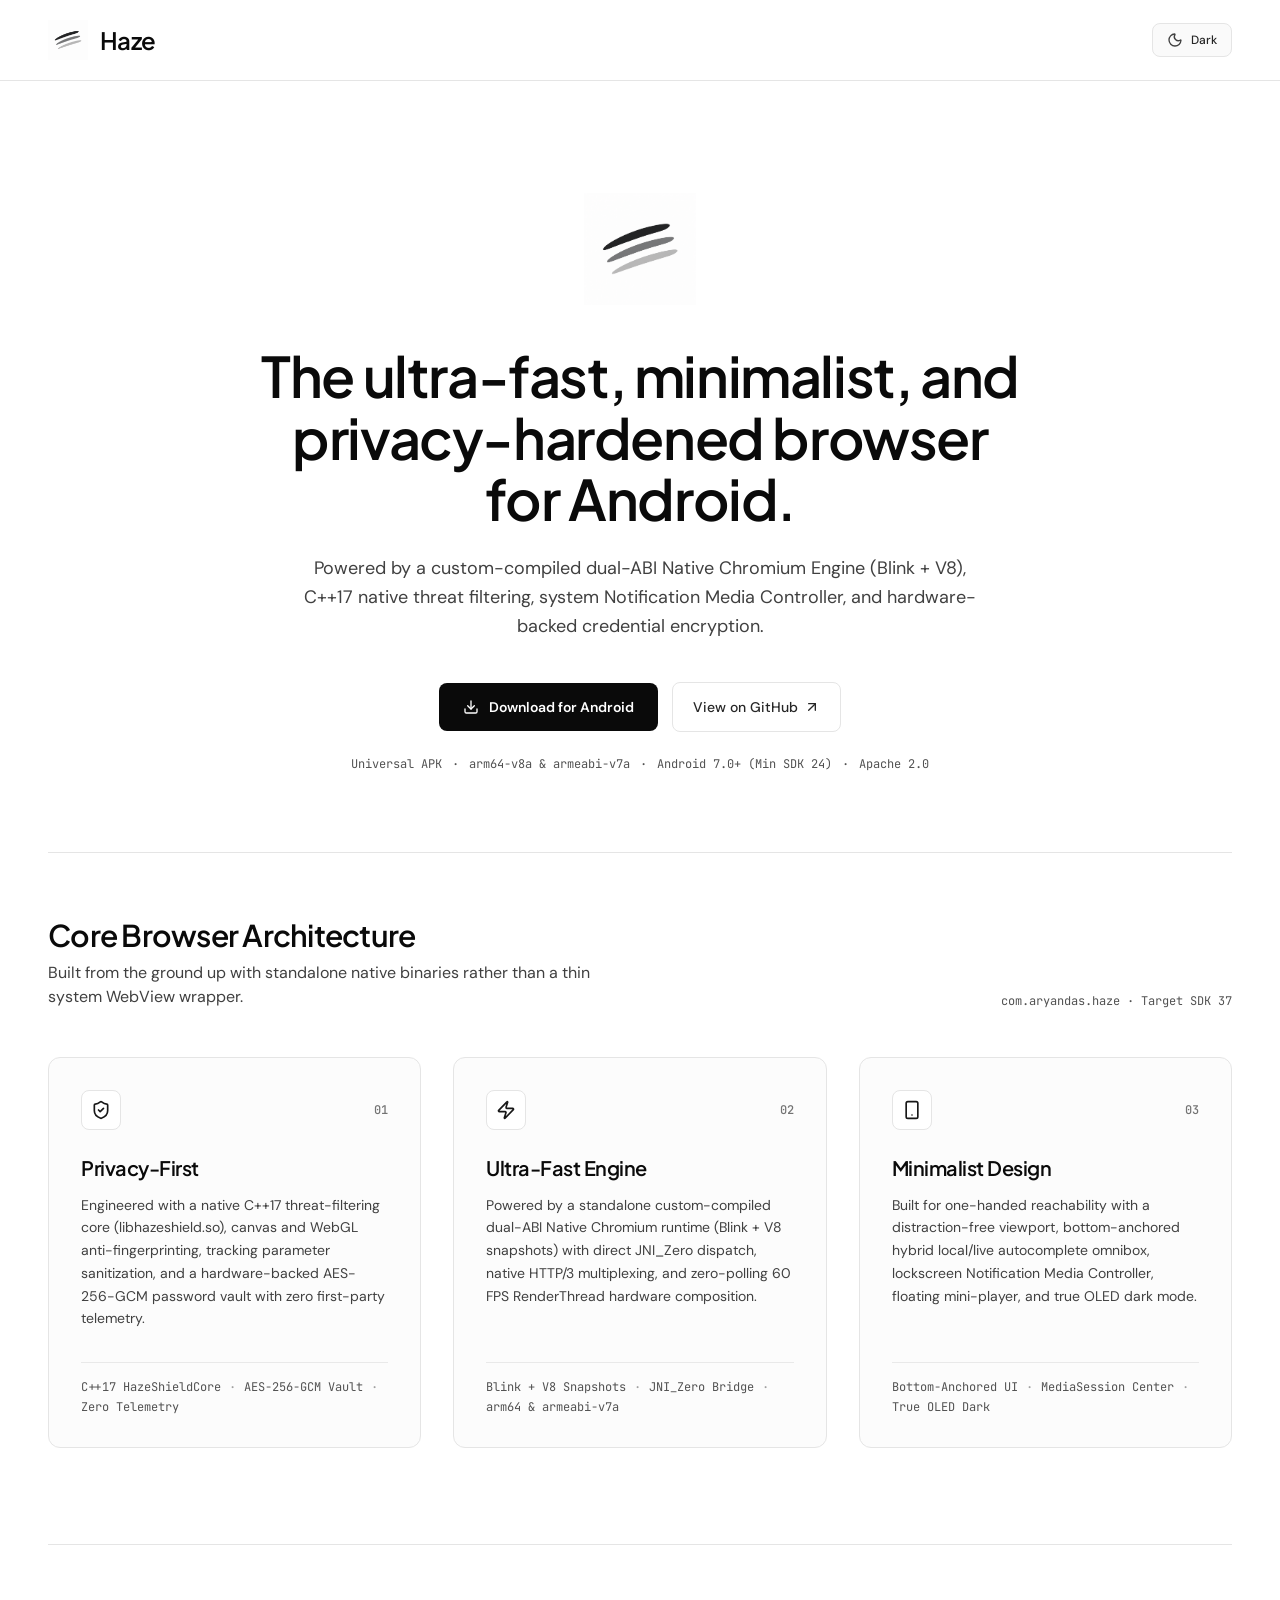
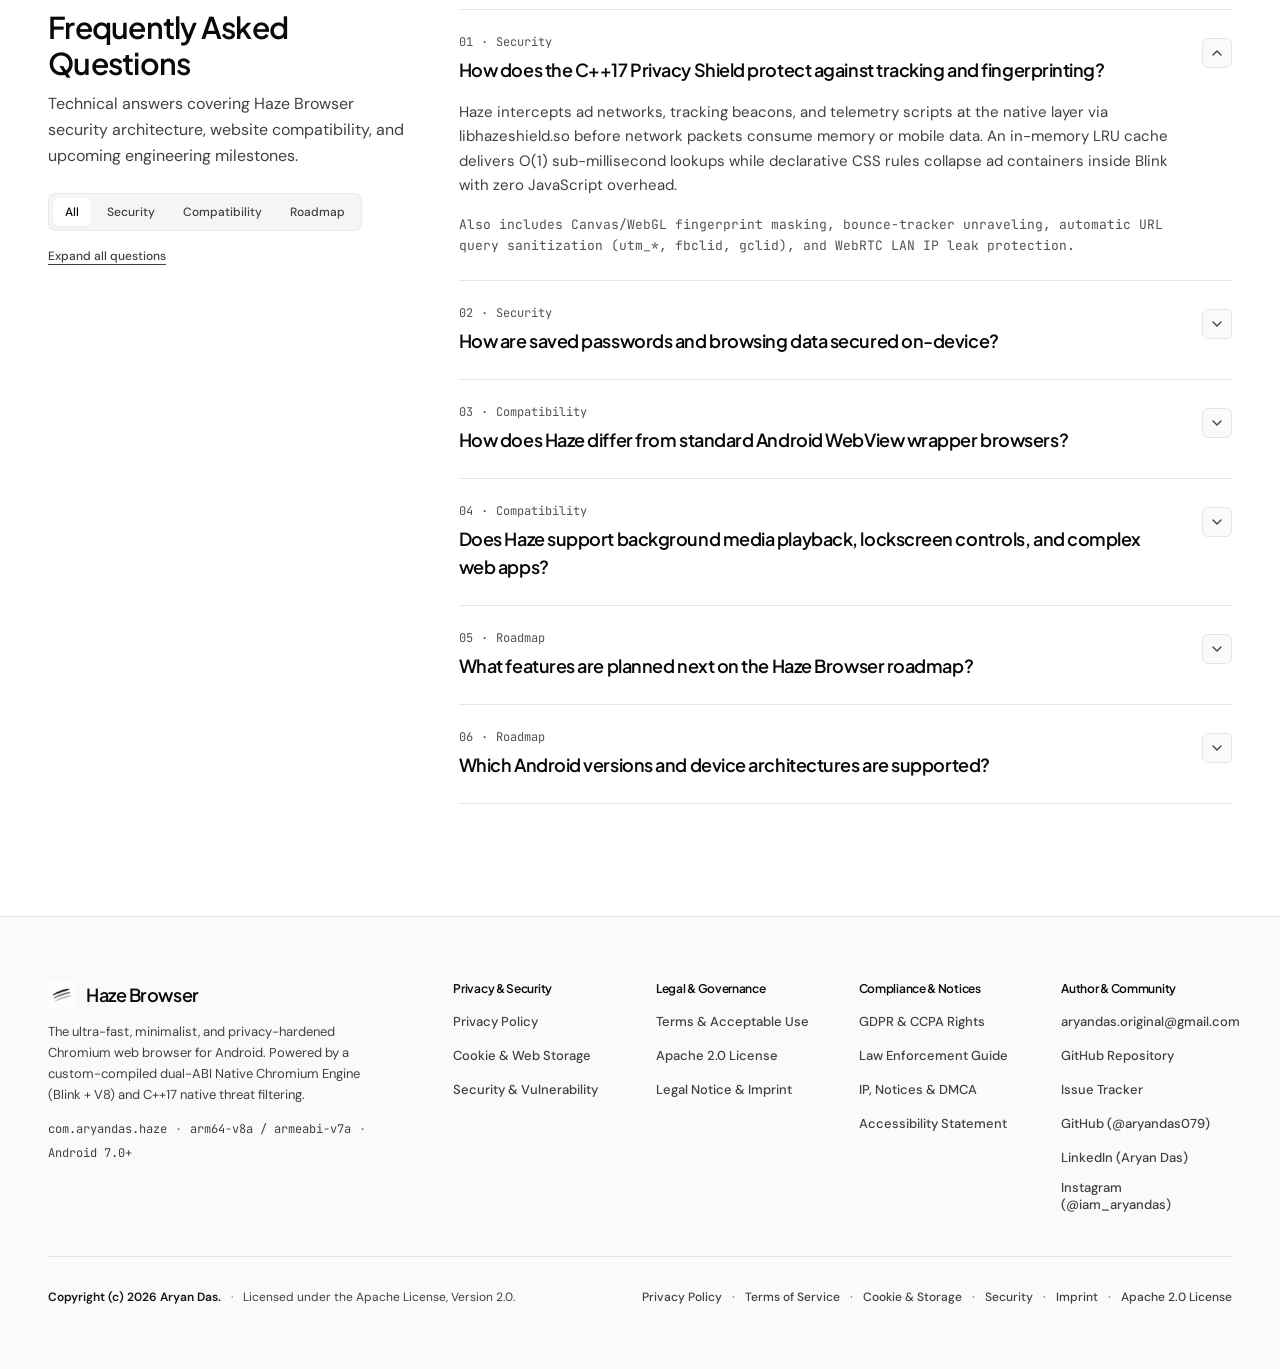
<file: docs/index.html>
<!doctype html>
<html lang="en">
  <head>
    <meta charset="UTF-8" />
    <meta name="viewport" content="width=device-width, initial-scale=1.0" />
    <title>Haze</title>
    <meta name="description" content="Minimalist Haze brand page featuring a clean header, blank canvas, and comprehensive responsive legal, compliance, and miscellaneous footer directory." />
    <meta property="og:title" content="Haze" />
    <meta property="og:description" content="Minimalist Haze brand page featuring a clean header, blank canvas, and comprehensive responsive legal, compliance, and miscellaneous footer directory." />
    <meta property="og:type" content="website" />
    <meta name="twitter:card" content="summary_large_image" />
    <link rel="icon" type="image/png" href="./assets/aistudio/logo_20afc45f.png" />
    <link rel="preconnect" href="https://fonts.googleapis.com" />
    <link rel="preconnect" href="https://fonts.gstatic.com" crossorigin />
    <link href="https://fonts.googleapis.com/css2?family=DM+Sans:ital,opsz,wght@0,9..40,400;0,9..40,500;0,9..40,600;1,9..40,400&family=JetBrains+Mono:wght@400;500&family=Plus+Jakarta+Sans:wght@500;600;700&display=swap" rel="stylesheet" />
    <script type="module" crossorigin src="./assets/index-iZQWgIxx.js"></script>
    <link rel="stylesheet" crossorigin href="./assets/index-w_Jmba-6.css">
  </head>
  <body class="bg-white text-neutral-900 antialiased selection:bg-neutral-900 selection:text-white">
    <div id="root"></div>
  </body>
</html>
</file>
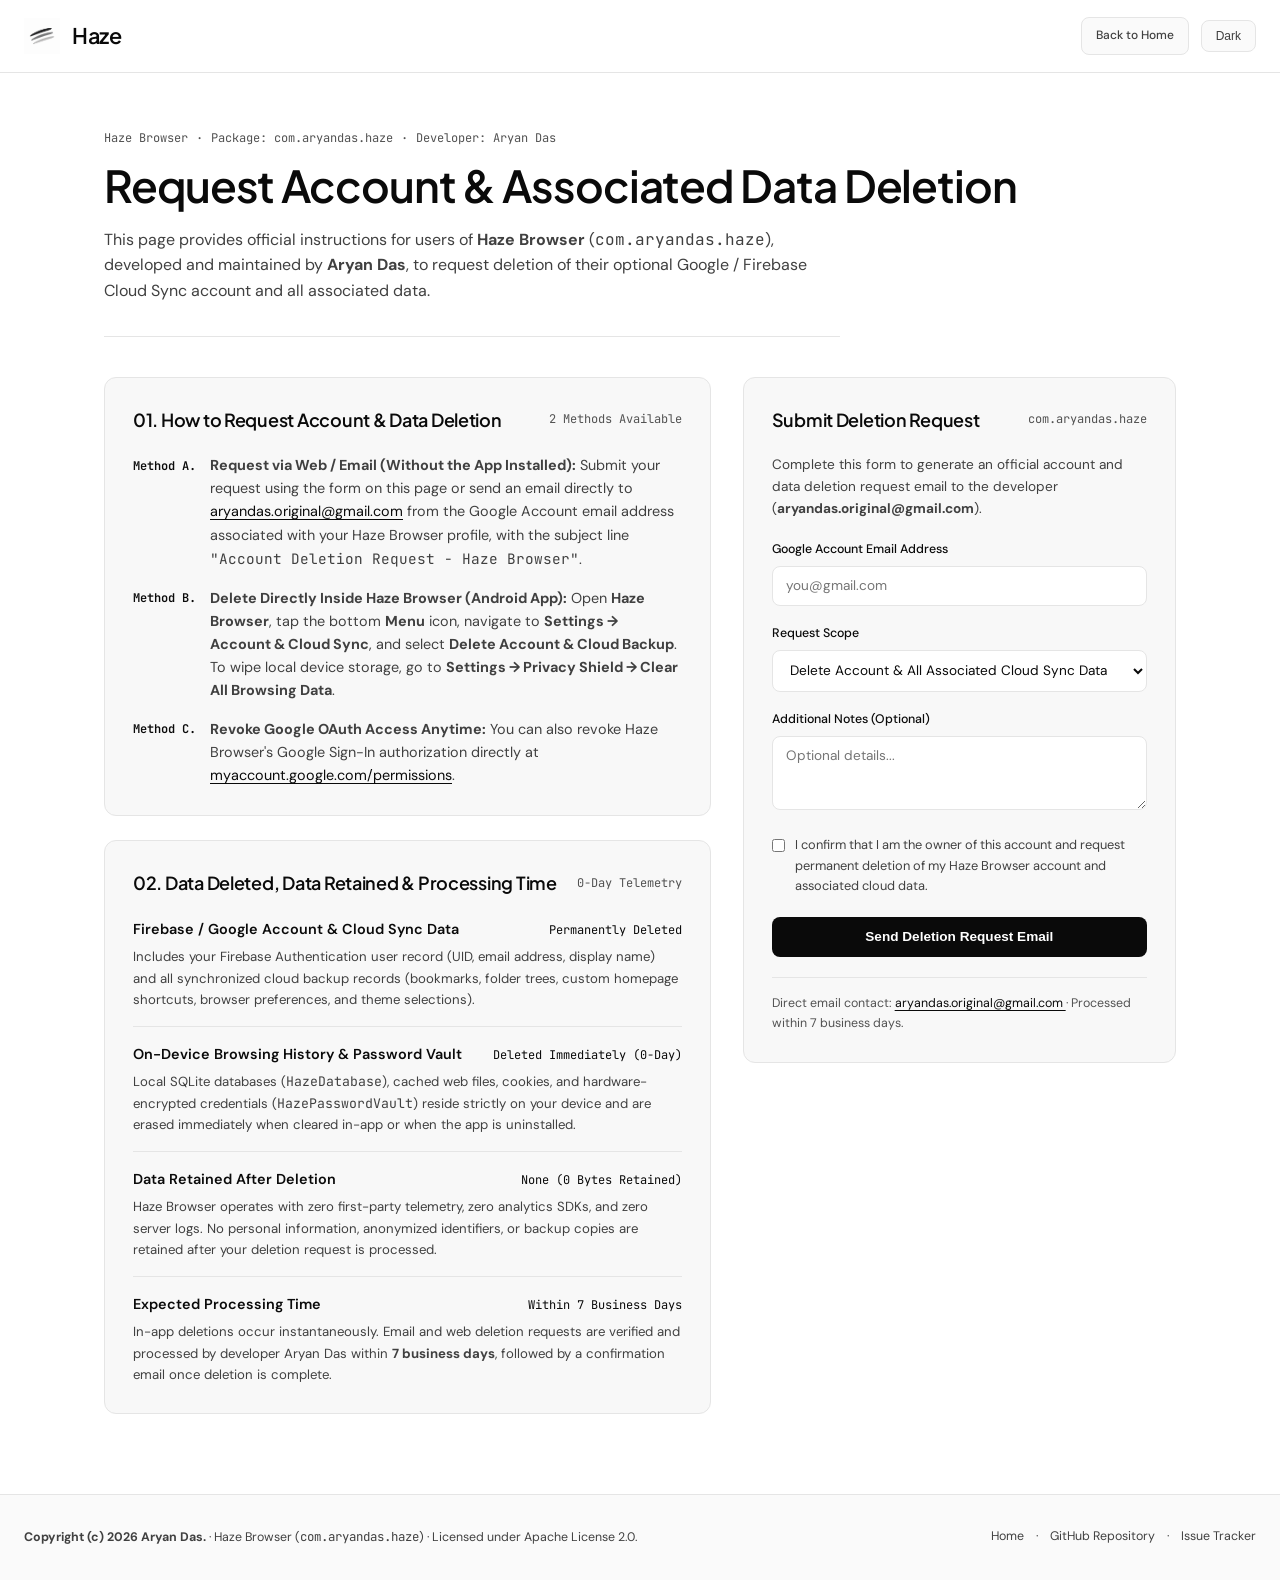
<file: docs/delete-account.html>
<!doctype html>
<html lang="en">
  <head>
    <meta charset="UTF-8" />
    <meta name="viewport" content="width=device-width, initial-scale=1.0" />
    <title>Delete Account &amp; Associated Data — Haze Browser</title>
    <meta
      name="description"
      content="Official instructions to request deletion of your Haze Browser (com.aryandas.haze) account and associated data, maintained by Aryan Das."
    />
    <link rel="icon" type="image/png" href="./assets/aistudio/logo_20afc45f.png" />
    <link rel="preconnect" href="https://fonts.googleapis.com" />
    <link rel="preconnect" href="https://fonts.gstatic.com" crossorigin />
    <link
      href="https://fonts.googleapis.com/css2?family=DM+Sans:opsz,wght@9..40,400;9..40,500;9..40,600&family=JetBrains+Mono:wght@400;500&family=Plus+Jakarta+Sans:wght@500;600;700&display=swap"
      rel="stylesheet"
    />
    <style>
      :root {
        --bg: #ffffff;
        --bg-subtle: #fafafa;
        --bg-card: #f8f8f8;
        --text-primary: #0a0a0a;
        --text-secondary: #404040;
        --text-muted: #525252;
        --border: #e5e5e5;
        --btn-bg: #0a0a0a;
        --btn-text: #ffffff;
        --btn-hover: #262626;
        --input-bg: #ffffff;
      }

      html.dark {
        --bg: #0a0a0a;
        --bg-subtle: #121212;
        --bg-card: #141414;
        --text-primary: #ffffff;
        --text-secondary: #d4d4d4;
        --text-muted: #a3a3a3;
        --border: #262626;
        --btn-bg: #ffffff;
        --btn-text: #0a0a0a;
        --btn-hover: #e5e5e5;
        --input-bg: #0a0a0a;
      }

      * {
        box-sizing: border-box;
        margin: 0;
        padding: 0;
      }

      body {
        font-family: 'DM Sans', -apple-system, BlinkMacSystemFont, sans-serif;
        background-color: var(--bg);
        color: var(--text-primary);
        line-height: 1.6;
        min-height: 100vh;
        display: flex;
        flex-direction: column;
        justify-content: space-between;
        transition: background-color 0.2s ease, color 0.2s ease;
        -webkit-font-smoothing: antialiased;
      }

      h1, h2, h3, .font-display {
        font-family: 'Plus Jakarta Sans', -apple-system, BlinkMacSystemFont, sans-serif;
      }

      .font-mono {
        font-family: 'JetBrains Mono', monospace;
        font-variant-numeric: tabular-nums;
      }

      /* Header */
      header {
        width: 100%;
        border-bottom: 1px solid var(--border);
        background-color: var(--bg);
      }

      .header-inner {
        max-width: 1440px;
        margin: 0 auto;
        padding: 0 1.5rem;
        height: 4.5rem;
        display: flex;
        align-items: center;
        justify-content: space-between;
        gap: 1.5rem;
      }

      .brand-link {
        display: inline-flex;
        align-items: center;
        gap: 0.75rem;
        text-decoration: none;
        color: var(--text-primary);
      }

      .brand-logo {
        width: 2.25rem;
        height: 2.25rem;
        object-fit: contain;
        mix-blend-mode: multiply;
      }

      html.dark .brand-logo {
        filter: invert(1);
        mix-blend-mode: screen;
      }

      .brand-name {
        font-size: 1.35rem;
        font-weight: 600;
        letter-spacing: -0.02em;
      }

      .header-actions {
        display: flex;
        align-items: center;
        gap: 0.75rem;
      }

      .btn-secondary {
        display: inline-flex;
        align-items: center;
        gap: 0.5rem;
        padding: 0.5rem 0.875rem;
        font-size: 0.75rem;
        font-weight: 500;
        color: var(--text-secondary);
        background-color: var(--bg-subtle);
        border: 1px solid var(--border);
        border-radius: 0.5rem;
        text-decoration: none;
        cursor: pointer;
        transition: border-color 0.15s ease, color 0.15s ease;
        white-space: nowrap;
      }

      .btn-secondary:hover {
        color: var(--text-primary);
        border-color: var(--text-muted);
      }

      /* Main Container */
      main {
        flex: 1;
        width: 100%;
        max-width: 1120px;
        margin: 0 auto;
        padding: 3.5rem 1.5rem 5rem;
      }

      .meta-kicker {
        display: flex;
        flex-wrap: wrap;
        align-items: center;
        gap: 0.5rem;
        font-size: 0.75rem;
        color: var(--text-muted);
        margin-bottom: 0.75rem;
      }

      .page-title {
        font-size: clamp(1.875rem, 3.5vw, 2.75rem);
        font-weight: 600;
        letter-spacing: -0.025em;
        line-height: 1.15;
        margin-bottom: 1rem;
      }

      .page-lead {
        font-size: 1rem;
        color: var(--text-secondary);
        max-width: 46rem;
        margin-bottom: 2.5rem;
        padding-bottom: 2rem;
        border-bottom: 1px solid var(--border);
      }

      .content-grid {
        display: grid;
        grid-template-columns: 1fr;
        gap: 2rem;
      }

      @media (min-width: 960px) {
        .content-grid {
          grid-template-columns: 7fr 5fr;
          align-items: start;
        }
      }

      .stack {
        display: flex;
        flex-direction: column;
        gap: 1.5rem;
      }

      .card {
        background-color: var(--bg-card);
        border: 1px solid var(--border);
        border-radius: 0.75rem;
        padding: 1.75rem;
      }

      .card-header {
        display: flex;
        align-items: center;
        justify-content: space-between;
        gap: 1rem;
        margin-bottom: 1.25rem;
      }

      .card-title {
        font-size: 1.125rem;
        font-weight: 600;
        letter-spacing: -0.015em;
      }

      .step-list {
        list-style: none;
        display: flex;
        flex-direction: column;
        gap: 1rem;
      }

      .step-item {
        display: flex;
        align-items: flex-start;
        gap: 0.875rem;
        font-size: 0.9rem;
        color: var(--text-secondary);
      }

      .step-num {
        font-size: 0.75rem;
        font-weight: 600;
        color: var(--text-primary);
        padding-top: 0.15rem;
        flex-shrink: 0;
      }

      .data-table {
        display: flex;
        flex-direction: column;
      }

      .data-row {
        padding: 1rem 0;
        border-top: 1px solid var(--border);
        display: flex;
        flex-direction: column;
        gap: 0.35rem;
      }

      .data-row:first-child {
        border-top: none;
        padding-top: 0;
      }

      .data-row:last-child {
        padding-bottom: 0;
      }

      .data-row-top {
        display: flex;
        flex-wrap: wrap;
        align-items: baseline;
        justify-content: space-between;
        gap: 0.5rem;
      }

      .data-label {
        font-size: 0.9rem;
        font-weight: 600;
        color: var(--text-primary);
      }

      .data-badge {
        font-size: 0.75rem;
        color: var(--text-primary);
      }

      .data-desc {
        font-size: 0.825rem;
        color: var(--text-secondary);
      }

      /* Form Card */
      .form-group {
        margin-bottom: 1.125rem;
      }

      .form-label {
        display: block;
        font-size: 0.775rem;
        font-weight: 500;
        color: var(--text-primary);
        margin-bottom: 0.4rem;
      }

      .form-input,
      .form-select,
      .form-textarea {
        width: 100%;
        padding: 0.65rem 0.85rem;
        font-size: 0.85rem;
        font-family: inherit;
        color: var(--text-primary);
        background-color: var(--input-bg);
        border: 1px solid var(--border);
        border-radius: 0.5rem;
        outline: none;
        transition: border-color 0.15s ease;
      }

      .form-input:focus,
      .form-select:focus,
      .form-textarea:focus {
        border-color: var(--text-primary);
      }

      .checkbox-row {
        display: flex;
        align-items: flex-start;
        gap: 0.65rem;
        margin: 1rem 0 1.25rem;
        font-size: 0.8rem;
        color: var(--text-secondary);
      }

      .checkbox-row input {
        margin-top: 0.25rem;
        accent-color: var(--text-primary);
        cursor: pointer;
      }

      .btn-primary {
        width: 100%;
        display: inline-flex;
        align-items: center;
        justify-content: center;
        gap: 0.5rem;
        padding: 0.8rem 1.25rem;
        font-size: 0.85rem;
        font-weight: 600;
        color: var(--btn-text);
        background-color: var(--btn-bg);
        border: none;
        border-radius: 0.5rem;
        cursor: pointer;
        text-decoration: none;
        transition: opacity 0.15s ease;
      }

      .btn-primary:hover {
        opacity: 0.9;
      }

      .notice-box {
        margin-top: 1.25rem;
        padding-top: 1rem;
        border-top: 1px solid var(--border);
        font-size: 0.775rem;
        color: var(--text-muted);
      }

      .notice-box a,
      .step-item a {
        color: var(--text-primary);
        text-decoration: underline;
        text-underline-offset: 3px;
      }

      /* Footer */
      footer {
        width: 100%;
        border-top: 1px solid var(--border);
        background-color: var(--bg-subtle);
        padding: 2rem 1.5rem;
      }

      .footer-inner {
        max-width: 1440px;
        margin: 0 auto;
        display: flex;
        flex-wrap: wrap;
        align-items: center;
        justify-content: space-between;
        gap: 1rem;
        font-size: 0.775rem;
        color: var(--text-secondary);
      }

      .footer-links {
        display: flex;
        flex-wrap: wrap;
        align-items: center;
        gap: 0.75rem;
      }

      .footer-links a {
        color: var(--text-secondary);
        text-decoration: none;
      }

      .footer-links a:hover {
        color: var(--text-primary);
        text-decoration: underline;
        text-underline-offset: 3px;
      }
    </style>
  </head>
  <body>
    <header>
      <div class="header-inner">
        <a href="./index.html" class="brand-link" aria-label="Haze Browser Home">
          <img
            src="./assets/aistudio/logo_20afc45f.png"
            alt="Haze Browser Logo"
            class="brand-logo"
          />
          <span class="brand-name font-display">Haze</span>
        </a>

        <div class="header-actions">
          <a href="./index.html" class="btn-secondary">Back to Home</a>
          <button type="button" id="theme-toggle" class="btn-secondary" aria-label="Toggle theme">
            <span id="theme-label">Dark</span>
          </button>
        </div>
      </div>
    </header>

    <main>
      <div class="meta-kicker font-mono">
        <span>Haze Browser</span>
        <span aria-hidden="true">·</span>
        <span>Package: com.aryandas.haze</span>
        <span aria-hidden="true">·</span>
        <span>Developer: Aryan Das</span>
      </div>

      <h1 class="page-title font-display">
        Request Account &amp; Associated Data Deletion
      </h1>

      <p class="page-lead">
        This page provides official instructions for users of <strong>Haze Browser</strong> (<code class="font-mono">com.aryandas.haze</code>), developed and maintained by <strong>Aryan Das</strong>, to request deletion of their optional Google / Firebase Cloud Sync account and all associated data.
      </p>

      <div class="content-grid">
        <div class="stack">
          <!-- Card 1: How to Request Deletion -->
          <section class="card" aria-labelledby="steps-heading">
            <div class="card-header">
              <h2 id="steps-heading" class="card-title font-display">
                01. How to Request Account &amp; Data Deletion
              </h2>
              <span class="font-mono" style="font-size: 0.75rem; color: var(--text-muted);">
                2 Methods Available
              </span>
            </div>

            <ol class="step-list">
              <li class="step-item">
                <span class="step-num font-mono">Method A.</span>
                <div>
                  <strong>Request via Web / Email (Without the App Installed):</strong>
                  Submit your request using the form on this page or send an email directly to
                  <a href="mailto:aryandas.original@gmail.com?subject=Account%20Deletion%20Request%20-%20Haze%20Browser%20(com.aryandas.haze)">aryandas.original@gmail.com</a>
                  from the Google Account email address associated with your Haze Browser profile, with the subject line <code class="font-mono">"Account Deletion Request - Haze Browser"</code>.
                </div>
              </li>
              <li class="step-item">
                <span class="step-num font-mono">Method B.</span>
                <div>
                  <strong>Delete Directly Inside Haze Browser (Android App):</strong>
                  Open <strong>Haze Browser</strong>, tap the bottom <strong>Menu</strong> icon, navigate to <strong>Settings &rarr; Account &amp; Cloud Sync</strong>, and select <strong>Delete Account &amp; Cloud Backup</strong>. To wipe local device storage, go to <strong>Settings &rarr; Privacy Shield &rarr; Clear All Browsing Data</strong>.
                </div>
              </li>
              <li class="step-item">
                <span class="step-num font-mono">Method C.</span>
                <div>
                  <strong>Revoke Google OAuth Access Anytime:</strong>
                  You can also revoke Haze Browser's Google Sign-In authorization directly at
                  <a href="https://myaccount.google.com/permissions" target="_blank" rel="noopener noreferrer">myaccount.google.com/permissions</a>.
                </div>
              </li>
            </ol>
          </section>

          <!-- Card 2: Data Deleted, Data Retained & Processing Time -->
          <section class="card" aria-labelledby="retention-heading">
            <div class="card-header">
              <h2 id="retention-heading" class="card-title font-display">
                02. Data Deleted, Data Retained &amp; Processing Time
              </h2>
              <span class="font-mono" style="font-size: 0.75rem; color: var(--text-muted);">
                0-Day Telemetry
              </span>
            </div>

            <div class="data-table">
              <div class="data-row">
                <div class="data-row-top">
                  <span class="data-label">Firebase / Google Account &amp; Cloud Sync Data</span>
                  <span class="data-badge font-mono">Permanently Deleted</span>
                </div>
                <p class="data-desc">
                  Includes your Firebase Authentication user record (UID, email address, display name) and all synchronized cloud backup records (bookmarks, folder trees, custom homepage shortcuts, browser preferences, and theme selections).
                </p>
              </div>

              <div class="data-row">
                <div class="data-row-top">
                  <span class="data-label">On-Device Browsing History &amp; Password Vault</span>
                  <span class="data-badge font-mono">Deleted Immediately (0-Day)</span>
                </div>
                <p class="data-desc">
                  Local SQLite databases (<code class="font-mono">HazeDatabase</code>), cached web files, cookies, and hardware-encrypted credentials (<code class="font-mono">HazePasswordVault</code>) reside strictly on your device and are erased immediately when cleared in-app or when the app is uninstalled.
                </p>
              </div>

              <div class="data-row">
                <div class="data-row-top">
                  <span class="data-label">Data Retained After Deletion</span>
                  <span class="data-badge font-mono">None (0 Bytes Retained)</span>
                </div>
                <p class="data-desc">
                  Haze Browser operates with zero first-party telemetry, zero analytics SDKs, and zero server logs. No personal information, anonymized identifiers, or backup copies are retained after your deletion request is processed.
                </p>
              </div>

              <div class="data-row">
                <div class="data-row-top">
                  <span class="data-label">Expected Processing Time</span>
                  <span class="data-badge font-mono">Within 7 Business Days</span>
                </div>
                <p class="data-desc">
                  In-app deletions occur instantaneously. Email and web deletion requests are verified and processed by developer Aryan Das within <strong>7 business days</strong>, followed by a confirmation email once deletion is complete.
                </p>
              </div>
            </div>
          </section>
        </div>

        <!-- Right Column: Deletion Request Mailto Generator Form -->
        <aside class="card" aria-labelledby="form-heading">
          <div class="card-header">
            <h2 id="form-heading" class="card-title font-display">
              Submit Deletion Request
            </h2>
            <span class="font-mono" style="font-size: 0.75rem; color: var(--text-muted);">
              com.aryandas.haze
            </span>
          </div>

          <p style="font-size: 0.85rem; color: var(--text-secondary); margin-bottom: 1.25rem;">
            Complete this form to generate an official account and data deletion request email to the developer (<strong>aryandas.original@gmail.com</strong>).
          </p>

          <form id="delete-form">
            <div class="form-group">
              <label for="account-email" class="form-label">
                Google Account Email Address
              </label>
              <input
                id="account-email"
                type="email"
                required
                placeholder="you@gmail.com"
                class="form-input"
              />
            </div>

            <div class="form-group">
              <label for="deletion-scope" class="form-label">
                Request Scope
              </label>
              <select id="deletion-scope" class="form-select">
                <option value="Delete Account and All Associated Cloud Sync Data">
                  Delete Account &amp; All Associated Cloud Sync Data
                </option>
                <option value="Delete Cloud Sync Backup Data Only (Keep Account)">
                  Delete Cloud Sync Backup Data Only (Keep Account)
                </option>
              </select>
            </div>

            <div class="form-group">
              <label for="additional-notes" class="form-label">
                Additional Notes (Optional)
              </label>
              <textarea
                id="additional-notes"
                rows="3"
                placeholder="Optional details..."
                class="form-textarea"
              ></textarea>
            </div>

            <label class="checkbox-row">
              <input id="confirm-checkbox" type="checkbox" required />
              <span>
                I confirm that I am the owner of this account and request permanent deletion of my Haze Browser account and associated cloud data.
              </span>
            </label>

            <button type="submit" class="btn-primary">
              Send Deletion Request Email
            </button>
          </form>

          <div class="notice-box">
            Direct email contact:
            <a href="mailto:aryandas.original@gmail.com?subject=Account%20Deletion%20Request%20-%20Haze%20Browser%20(com.aryandas.haze)">
              aryandas.original@gmail.com
            </a>
            · Processed within 7 business days.
          </div>
        </aside>
      </div>
    </main>

    <footer>
      <div class="footer-inner">
        <div>
          <strong>Copyright (c) 2026 Aryan Das.</strong> · Haze Browser (<code class="font-mono">com.aryandas.haze</code>) · Licensed under Apache License 2.0.
        </div>
        <div class="footer-links">
          <a href="./index.html">Home</a>
          <span aria-hidden="true">·</span>
          <a href="https://github.com/aryandas079/Haze" target="_blank" rel="noopener noreferrer">GitHub Repository</a>
          <span aria-hidden="true">·</span>
          <a href="https://github.com/aryandas079/Haze/issues" target="_blank" rel="noopener noreferrer">Issue Tracker</a>
        </div>
      </div>
    </footer>

    <script>
      (function () {
        var root = document.documentElement;
        var toggleBtn = document.getElementById('theme-toggle');
        var themeLabel = document.getElementById('theme-label');

        function applyTheme(dark) {
          if (dark) {
            root.classList.add('dark');
            if (themeLabel) themeLabel.textContent = 'Light';
          } else {
            root.classList.remove('dark');
            if (themeLabel) themeLabel.textContent = 'Dark';
          }
        }

        var isDark = false;
        try {
          var saved = localStorage.getItem('haze_theme');
          if (saved === 'dark' || saved === 'light') {
            isDark = saved === 'dark';
          } else if (window.matchMedia && window.matchMedia('(prefers-color-scheme: dark)').matches) {
            isDark = true;
          }
        } catch (e) {}

        applyTheme(isDark);

        if (toggleBtn) {
          toggleBtn.addEventListener('click', function () {
            isDark = !isDark;
            applyTheme(isDark);
            try {
              localStorage.setItem('haze_theme', isDark ? 'dark' : 'light');
            } catch (e) {}
          });
        }

        var form = document.getElementById('delete-form');
        if (form) {
          form.addEventListener('submit', function (e) {
            e.preventDefault();
            var email = document.getElementById('account-email').value.trim();
            var scope = document.getElementById('deletion-scope').value;
            var notes = document.getElementById('additional-notes').value.trim();
            if (!email) return;

            var subject = encodeURIComponent(
              'Account Deletion Request - Haze Browser (com.aryandas.haze)'
            );
            var body = encodeURIComponent(
              'Application: Haze Browser (com.aryandas.haze)\n' +
                'Developer: Aryan Das\n' +
                'Account Email to Delete: ' + email + '\n' +
                'Deletion Scope: ' + scope + '\n' +
                'Additional Notes: ' + (notes || 'None') + '\n\n' +
                'Please permanently delete my Firebase / Google Cloud Sync account and associated data within 7 business days.'
            );

            window.location.href =
              'mailto:aryandas.original@gmail.com?subject=' + subject + '&body=' + body;
          });
        }
      })();
    </script>
  </body>
</html>
</file>
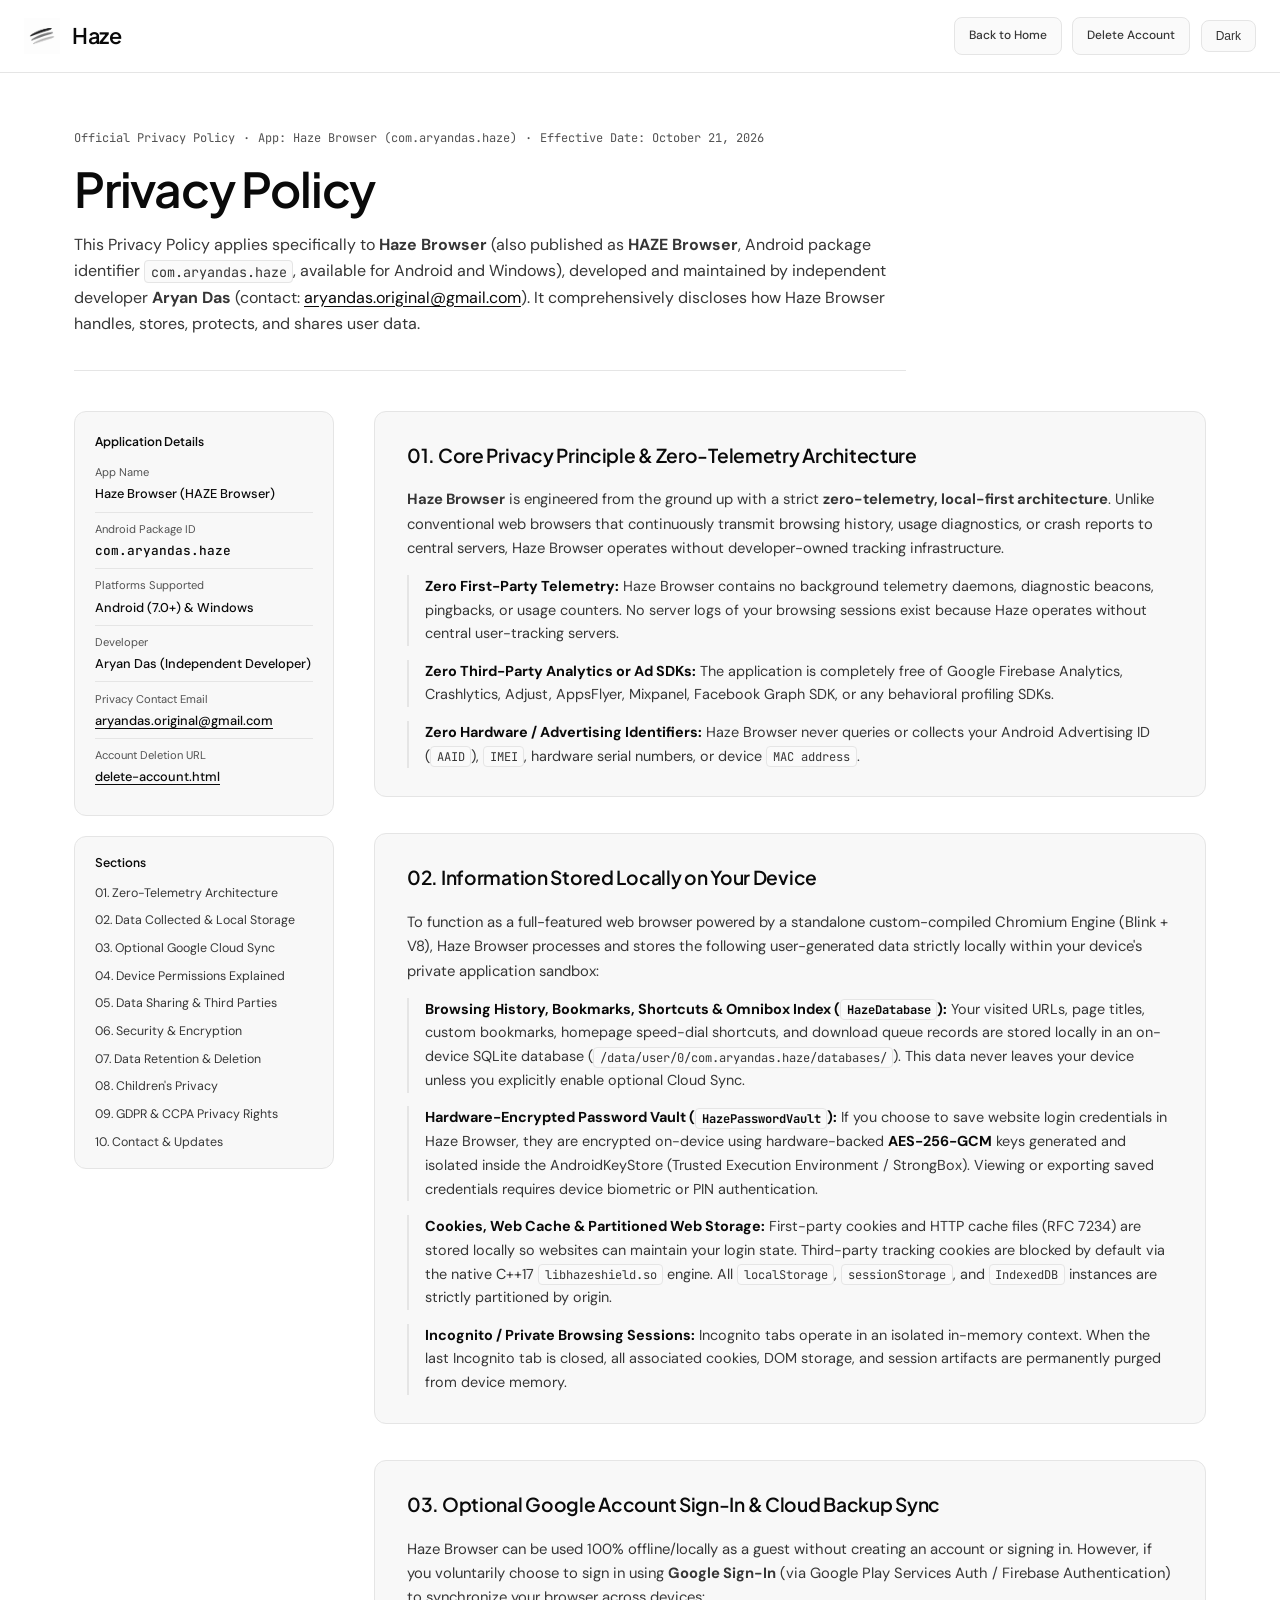
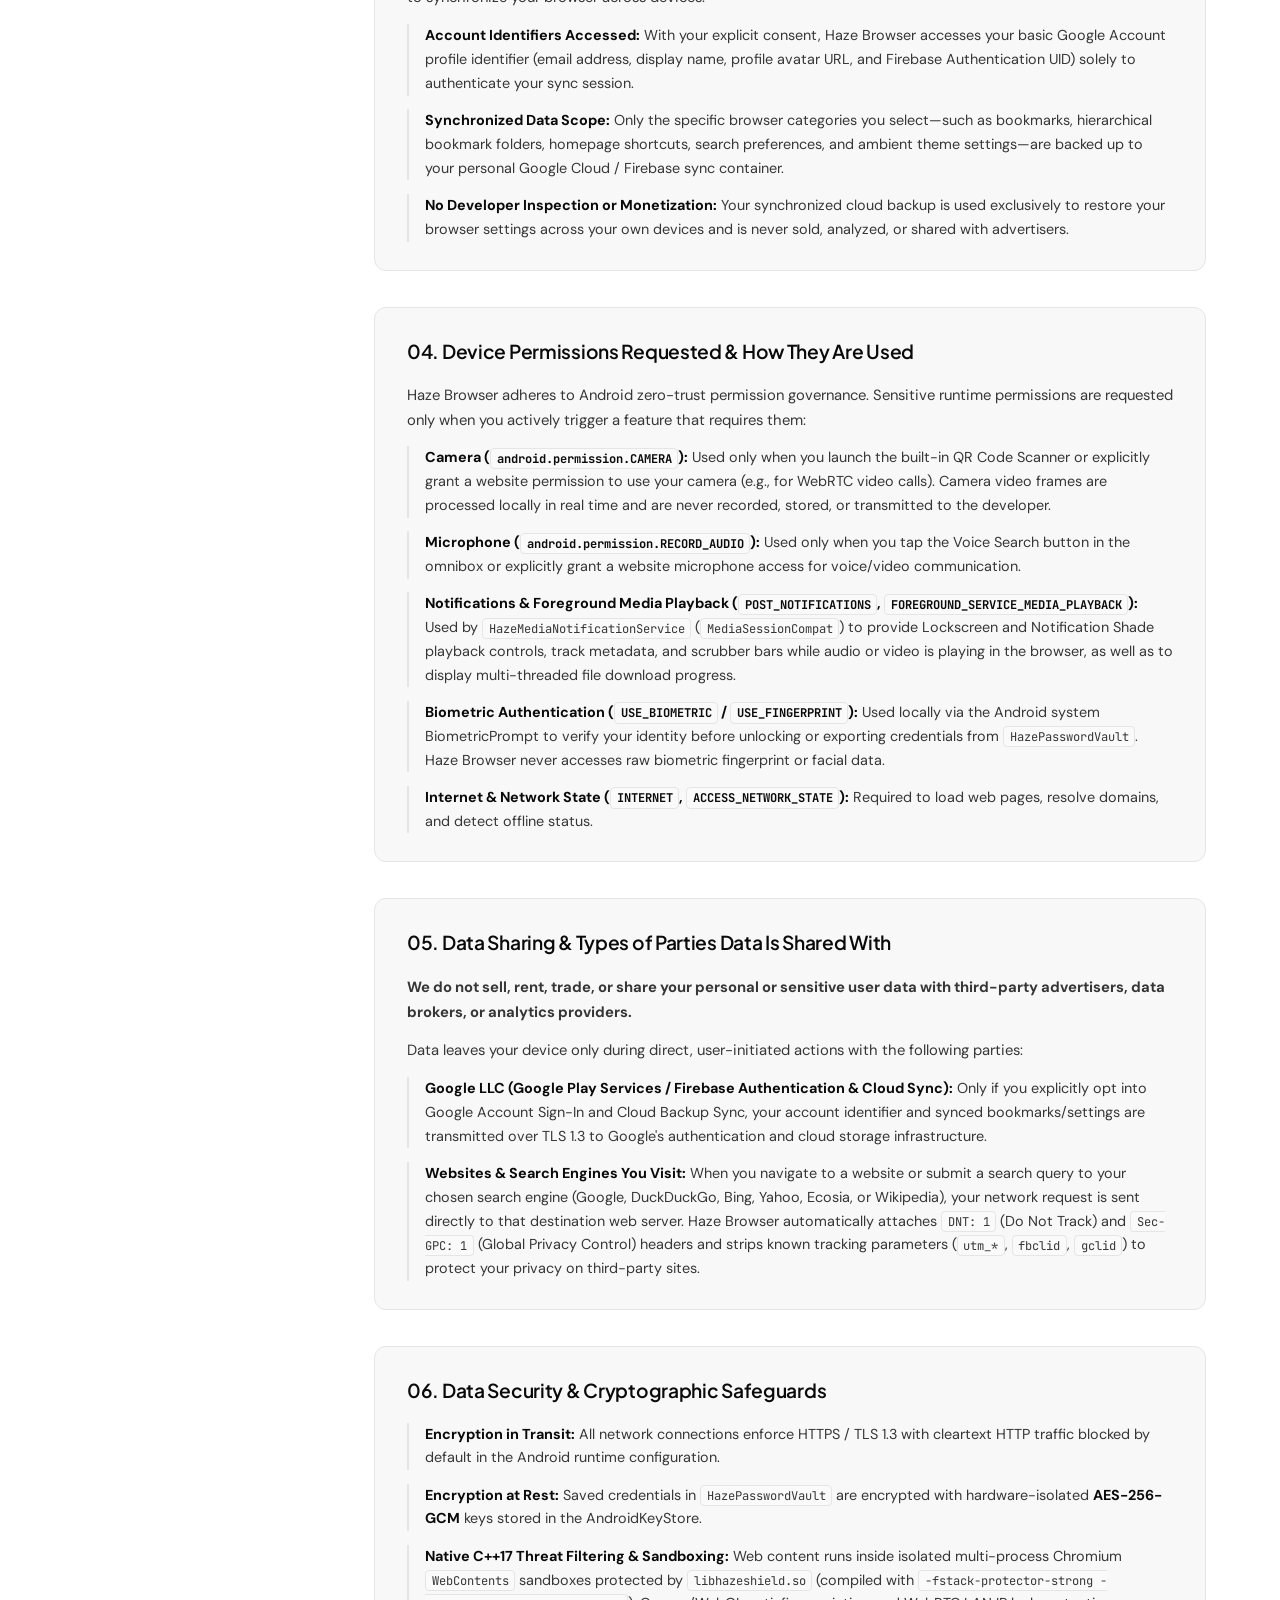
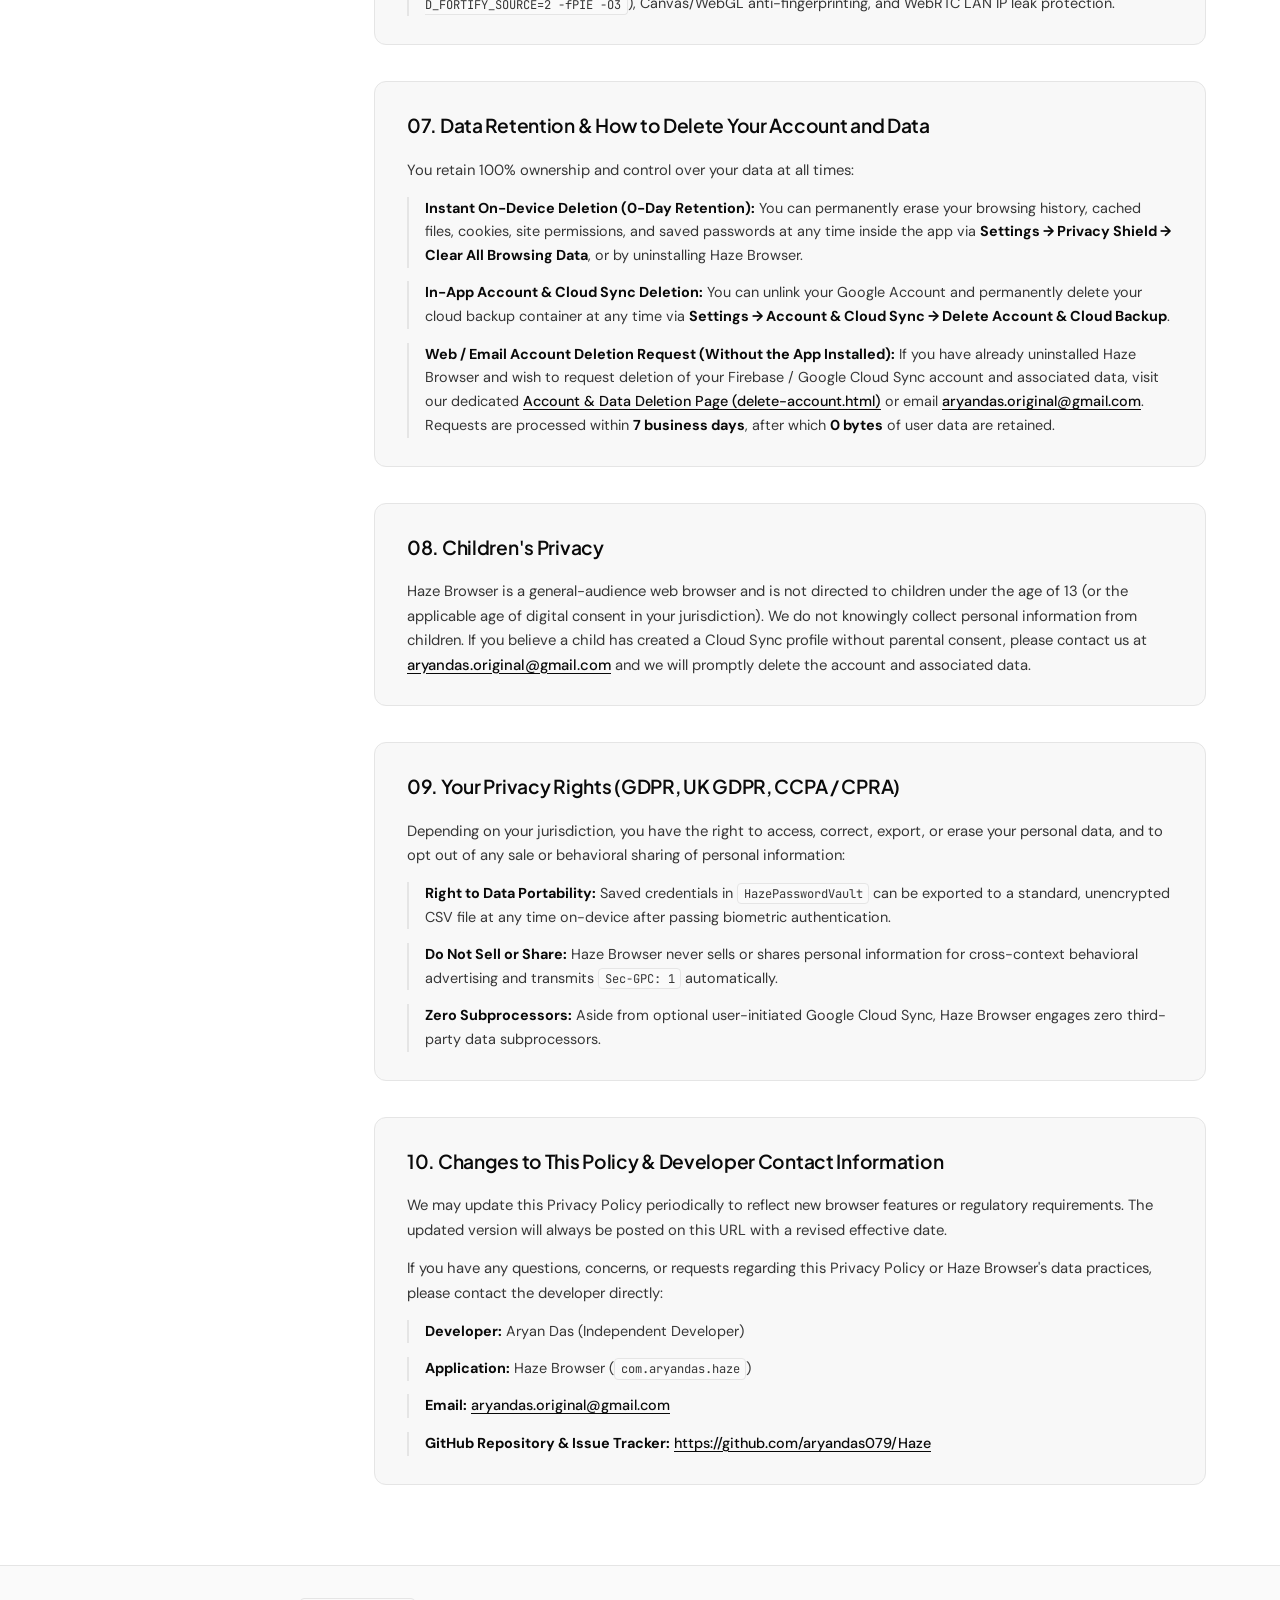
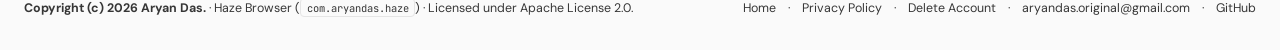
<file: docs/privacy-policy.html>
<!doctype html>
<html lang="en">
  <head>
    <meta charset="UTF-8" />
    <meta name="viewport" content="width=device-width, initial-scale=1.0" />
    <title>Privacy Policy — Haze Browser (com.aryandas.haze)</title>
    <meta
      name="description"
      content="Official Privacy Policy for Haze Browser (com.aryandas.haze), developed and maintained by Aryan Das. Discloses data collection, local storage, permissions, encryption, and user rights."
    />
    <link rel="icon" type="image/png" href="./assets/aistudio/logo_20afc45f.png" />
    <link rel="preconnect" href="https://fonts.googleapis.com" />
    <link rel="preconnect" href="https://fonts.gstatic.com" crossorigin />
    <link
      href="https://fonts.googleapis.com/css2?family=DM+Sans:opsz,wght@9..40,400;9..40,500;9..40,600&family=JetBrains+Mono:wght@400;500&family=Plus+Jakarta+Sans:wght@500;600;700&display=swap"
      rel="stylesheet"
    />
    <style>
      :root {
        --bg: #ffffff;
        --bg-subtle: #fafafa;
        --bg-card: #f8f8f8;
        --text-primary: #0a0a0a;
        --text-secondary: #363636;
        --text-muted: #525252;
        --border: #e5e5e5;
        --btn-bg: #0a0a0a;
        --btn-text: #ffffff;
      }

      html.dark {
        --bg: #0a0a0a;
        --bg-subtle: #121212;
        --bg-card: #141414;
        --text-primary: #ffffff;
        --text-secondary: #d4d4d4;
        --text-muted: #a3a3a3;
        --border: #262626;
        --btn-bg: #ffffff;
        --btn-text: #0a0a0a;
      }

      * {
        box-sizing: border-box;
        margin: 0;
        padding: 0;
      }

      body {
        font-family: 'DM Sans', -apple-system, BlinkMacSystemFont, sans-serif;
        background-color: var(--bg);
        color: var(--text-primary);
        line-height: 1.65;
        min-height: 100vh;
        display: flex;
        flex-direction: column;
        justify-content: space-between;
        transition: background-color 0.2s ease, color 0.2s ease;
        -webkit-font-smoothing: antialiased;
      }

      h1, h2, h3, .font-display {
        font-family: 'Plus Jakarta Sans', -apple-system, BlinkMacSystemFont, sans-serif;
      }

      code, .font-mono {
        font-family: 'JetBrains Mono', monospace;
        font-variant-numeric: tabular-nums;
      }

      code {
        font-size: 0.84em;
        padding: 0.1rem 0.35rem;
        background-color: var(--bg-subtle);
        border: 1px solid var(--border);
        border-radius: 0.25rem;
      }

      /* Header */
      header {
        width: 100%;
        border-bottom: 1px solid var(--border);
        background-color: var(--bg);
        position: sticky;
        top: 0;
        z-index: 20;
      }

      .header-inner {
        max-width: 1440px;
        margin: 0 auto;
        padding: 0 1.5rem;
        height: 4.5rem;
        display: flex;
        align-items: center;
        justify-content: space-between;
        gap: 1.5rem;
      }

      .brand-link {
        display: inline-flex;
        align-items: center;
        gap: 0.75rem;
        text-decoration: none;
        color: var(--text-primary);
      }

      .brand-logo {
        width: 2.25rem;
        height: 2.25rem;
        object-fit: contain;
        mix-blend-mode: multiply;
      }

      html.dark .brand-logo {
        filter: invert(1);
        mix-blend-mode: screen;
      }

      .brand-name {
        font-size: 1.35rem;
        font-weight: 600;
        letter-spacing: -0.02em;
      }

      .header-actions {
        display: flex;
        align-items: center;
        gap: 0.65rem;
      }

      .btn-secondary {
        display: inline-flex;
        align-items: center;
        gap: 0.45rem;
        padding: 0.5rem 0.875rem;
        font-size: 0.75rem;
        font-weight: 500;
        color: var(--text-secondary);
        background-color: var(--bg-subtle);
        border: 1px solid var(--border);
        border-radius: 0.5rem;
        text-decoration: none;
        cursor: pointer;
        transition: border-color 0.15s ease, color 0.15s ease;
        white-space: nowrap;
      }

      .btn-secondary:hover {
        color: var(--text-primary);
        border-color: var(--text-muted);
      }

      /* Main Layout */
      main {
        flex: 1;
        width: 100%;
        max-width: 1180px;
        margin: 0 auto;
        padding: 3.5rem 1.5rem 5rem;
      }

      .meta-kicker {
        display: flex;
        flex-wrap: wrap;
        align-items: center;
        gap: 0.5rem;
        font-size: 0.75rem;
        color: var(--text-muted);
        margin-bottom: 0.75rem;
      }

      .page-title {
        font-size: clamp(2rem, 3.8vw, 3rem);
        font-weight: 600;
        letter-spacing: -0.025em;
        line-height: 1.15;
        margin-bottom: 1rem;
      }

      .page-lead {
        font-size: 1rem;
        color: var(--text-secondary);
        max-width: 52rem;
        margin-bottom: 2.5rem;
        padding-bottom: 2rem;
        border-bottom: 1px solid var(--border);
      }

      .layout-grid {
        display: grid;
        grid-template-columns: 1fr;
        gap: 2.5rem;
      }

      @media (min-width: 960px) {
        .layout-grid {
          grid-template-columns: 260px 1fr;
          align-items: start;
        }
      }

      /* Sidebar Table of Contents & Summary Card */
      .sidebar {
        position: static;
        display: flex;
        flex-direction: column;
        gap: 1.25rem;
      }

      @media (min-width: 960px) {
        .sidebar {
          position: sticky;
          top: 6rem;
        }
      }

      .summary-card {
        background-color: var(--bg-card);
        border: 1px solid var(--border);
        border-radius: 0.75rem;
        padding: 1.25rem;
        font-size: 0.8rem;
      }

      .summary-card h2 {
        font-size: 0.75rem;
        font-weight: 600;
        color: var(--text-primary);
        margin-bottom: 0.75rem;
      }

      .summary-row {
        padding: 0.45rem 0;
        border-top: 1px solid var(--border);
        display: flex;
        flex-direction: column;
        gap: 0.1rem;
      }

      .summary-row:first-of-type {
        border-top: none;
        padding-top: 0;
      }

      .summary-label {
        font-size: 0.7rem;
        color: var(--text-muted);
      }

      .summary-value {
        font-weight: 500;
        color: var(--text-primary);
        word-break: break-word;
      }

      .summary-value a {
        color: var(--text-primary);
        text-decoration: underline;
        text-underline-offset: 3px;
      }

      .toc-nav {
        background-color: var(--bg-card);
        border: 1px solid var(--border);
        border-radius: 0.75rem;
        padding: 1rem 1.25rem;
      }

      .toc-title {
        font-size: 0.75rem;
        font-weight: 600;
        margin-bottom: 0.65rem;
        color: var(--text-primary);
      }

      .toc-list {
        list-style: none;
        display: flex;
        flex-direction: column;
        gap: 0.45rem;
      }

      .toc-list a {
        font-size: 0.775rem;
        color: var(--text-secondary);
        text-decoration: none;
        display: block;
      }

      .toc-list a:hover {
        color: var(--text-primary);
        text-decoration: underline;
        text-underline-offset: 3px;
      }

      /* Policy Sections */
      .policy-content {
        display: flex;
        flex-direction: column;
        gap: 2.25rem;
      }

      .policy-section {
        background-color: var(--bg-card);
        border: 1px solid var(--border);
        border-radius: 0.75rem;
        padding: 1.75rem 2rem;
        scroll-margin-top: 5.5rem;
      }

      .policy-section h2 {
        font-size: 1.2rem;
        font-weight: 600;
        letter-spacing: -0.015em;
        margin-bottom: 1rem;
        color: var(--text-primary);
      }

      .policy-section p {
        font-size: 0.925rem;
        color: var(--text-secondary);
        margin-bottom: 0.9rem;
      }

      .policy-section p:last-child {
        margin-bottom: 0;
      }

      .policy-list {
        list-style: none;
        display: flex;
        flex-direction: column;
        gap: 0.85rem;
        margin-top: 0.5rem;
      }

      .policy-list li {
        font-size: 0.9rem;
        color: var(--text-secondary);
        padding-left: 1rem;
        border-left: 2px solid var(--border);
      }

      .policy-list li strong {
        color: var(--text-primary);
      }

      .policy-section a {
        color: var(--text-primary);
        font-weight: 500;
        text-decoration: underline;
        text-underline-offset: 3px;
      }

      /* Footer */
      footer {
        width: 100%;
        border-top: 1px solid var(--border);
        background-color: var(--bg-subtle);
        padding: 2rem 1.5rem;
      }

      .footer-inner {
        max-width: 1440px;
        margin: 0 auto;
        display: flex;
        flex-wrap: wrap;
        align-items: center;
        justify-content: space-between;
        gap: 1rem;
        font-size: 0.775rem;
        color: var(--text-secondary);
      }

      .footer-links {
        display: flex;
        flex-wrap: wrap;
        align-items: center;
        gap: 0.75rem;
      }

      .footer-links a {
        color: var(--text-secondary);
        text-decoration: none;
      }

      .footer-links a:hover {
        color: var(--text-primary);
        text-decoration: underline;
        text-underline-offset: 3px;
      }
    </style>
  </head>
  <body>
    <header>
      <div class="header-inner">
        <a href="./index.html" class="brand-link" aria-label="Haze Browser Home">
          <img
            src="./assets/aistudio/logo_20afc45f.png"
            alt="Haze Browser Logo"
            class="brand-logo"
          />
          <span class="brand-name font-display">Haze</span>
        </a>

        <div class="header-actions">
          <a href="./index.html" class="btn-secondary">Back to Home</a>
          <a href="./delete-account.html" class="btn-secondary">Delete Account</a>
          <button type="button" id="theme-toggle" class="btn-secondary" aria-label="Toggle theme">
            <span id="theme-label">Dark</span>
          </button>
        </div>
      </div>
    </header>

    <main>
      <div class="meta-kicker font-mono">
        <span>Official Privacy Policy</span>
        <span aria-hidden="true">·</span>
        <span>App: Haze Browser (com.aryandas.haze)</span>
        <span aria-hidden="true">·</span>
        <span>Effective Date: October 21, 2026</span>
      </div>

      <h1 class="page-title font-display">
        Privacy Policy
      </h1>

      <p class="page-lead">
        This Privacy Policy applies specifically to <strong>Haze Browser</strong> (also published as <strong>HAZE Browser</strong>, Android package identifier <code>com.aryandas.haze</code>, available for Android and Windows), developed and maintained by independent developer <strong>Aryan Das</strong> (contact: <a href="mailto:aryandas.original@gmail.com" style="color: var(--text-primary); text-decoration: underline; text-underline-offset: 3px;">aryandas.original@gmail.com</a>). It comprehensively discloses how Haze Browser handles, stores, protects, and shares user data.
      </p>

      <div class="layout-grid">
        <!-- Left Sidebar: App Identity & Quick Navigation -->
        <aside class="sidebar" aria-label="Document summary and navigation">
          <div class="summary-card">
            <h2 class="font-display">Application Details</h2>
            <div class="summary-row">
              <span class="summary-label">App Name</span>
              <span class="summary-value">Haze Browser (HAZE Browser)</span>
            </div>
            <div class="summary-row">
              <span class="summary-label">Android Package ID</span>
              <span class="summary-value font-mono">com.aryandas.haze</span>
            </div>
            <div class="summary-row">
              <span class="summary-label">Platforms Supported</span>
              <span class="summary-value">Android (7.0+) &amp; Windows</span>
            </div>
            <div class="summary-row">
              <span class="summary-label">Developer</span>
              <span class="summary-value">Aryan Das (Independent Developer)</span>
            </div>
            <div class="summary-row">
              <span class="summary-label">Privacy Contact Email</span>
              <span class="summary-value">
                <a href="mailto:aryandas.original@gmail.com">aryandas.original@gmail.com</a>
              </span>
            </div>
            <div class="summary-row">
              <span class="summary-label">Account Deletion URL</span>
              <span class="summary-value">
                <a href="./delete-account.html">delete-account.html</a>
              </span>
            </div>
          </div>

          <nav class="toc-nav" aria-label="Table of contents">
            <div class="toc-title font-display">Sections</div>
            <ul class="toc-list">
              <li><a href="#section-1">01. Zero-Telemetry Architecture</a></li>
              <li><a href="#section-2">02. Data Collected &amp; Local Storage</a></li>
              <li><a href="#section-3">03. Optional Google Cloud Sync</a></li>
              <li><a href="#section-4">04. Device Permissions Explained</a></li>
              <li><a href="#section-5">05. Data Sharing &amp; Third Parties</a></li>
              <li><a href="#section-6">06. Security &amp; Encryption</a></li>
              <li><a href="#section-7">07. Data Retention &amp; Deletion</a></li>
              <li><a href="#section-8">08. Children's Privacy</a></li>
              <li><a href="#section-9">09. GDPR &amp; CCPA Privacy Rights</a></li>
              <li><a href="#section-10">10. Contact &amp; Updates</a></li>
            </ul>
          </nav>
        </aside>

        <!-- Right Column: Full Policy Text -->
        <div class="policy-content">
          <section id="section-1" class="policy-section">
            <h2 class="font-display">01. Core Privacy Principle &amp; Zero-Telemetry Architecture</h2>
            <p>
              <strong>Haze Browser</strong> is engineered from the ground up with a strict <strong>zero-telemetry, local-first architecture</strong>. Unlike conventional web browsers that continuously transmit browsing history, usage diagnostics, or crash reports to central servers, Haze Browser operates without developer-owned tracking infrastructure.
            </p>
            <ul class="policy-list">
              <li>
                <strong>Zero First-Party Telemetry:</strong> Haze Browser contains no background telemetry daemons, diagnostic beacons, pingbacks, or usage counters. No server logs of your browsing sessions exist because Haze operates without central user-tracking servers.
              </li>
              <li>
                <strong>Zero Third-Party Analytics or Ad SDKs:</strong> The application is completely free of Google Firebase Analytics, Crashlytics, Adjust, AppsFlyer, Mixpanel, Facebook Graph SDK, or any behavioral profiling SDKs.
              </li>
              <li>
                <strong>Zero Hardware / Advertising Identifiers:</strong> Haze Browser never queries or collects your Android Advertising ID (<code>AAID</code>), <code>IMEI</code>, hardware serial numbers, or device <code>MAC address</code>.
              </li>
            </ul>
          </section>

          <section id="section-2" class="policy-section">
            <h2 class="font-display">02. Information Stored Locally on Your Device</h2>
            <p>
              To function as a full-featured web browser powered by a standalone custom-compiled Chromium Engine (Blink + V8), Haze Browser processes and stores the following user-generated data strictly locally within your device's private application sandbox:
            </p>
            <ul class="policy-list">
              <li>
                <strong>Browsing History, Bookmarks, Shortcuts &amp; Omnibox Index (<code>HazeDatabase</code>):</strong> Your visited URLs, page titles, custom bookmarks, homepage speed-dial shortcuts, and download queue records are stored locally in an on-device SQLite database (<code>/data/user/0/com.aryandas.haze/databases/</code>). This data never leaves your device unless you explicitly enable optional Cloud Sync.
              </li>
              <li>
                <strong>Hardware-Encrypted Password Vault (<code>HazePasswordVault</code>):</strong> If you choose to save website login credentials in Haze Browser, they are encrypted on-device using hardware-backed <strong>AES-256-GCM</strong> keys generated and isolated inside the AndroidKeyStore (Trusted Execution Environment / StrongBox). Viewing or exporting saved credentials requires device biometric or PIN authentication.
              </li>
              <li>
                <strong>Cookies, Web Cache &amp; Partitioned Web Storage:</strong> First-party cookies and HTTP cache files (RFC 7234) are stored locally so websites can maintain your login state. Third-party tracking cookies are blocked by default via the native C++17 <code>libhazeshield.so</code> engine. All <code>localStorage</code>, <code>sessionStorage</code>, and <code>IndexedDB</code> instances are strictly partitioned by origin.
              </li>
              <li>
                <strong>Incognito / Private Browsing Sessions:</strong> Incognito tabs operate in an isolated in-memory context. When the last Incognito tab is closed, all associated cookies, DOM storage, and session artifacts are permanently purged from device memory.
              </li>
            </ul>
          </section>

          <section id="section-3" class="policy-section">
            <h2 class="font-display">03. Optional Google Account Sign-In &amp; Cloud Backup Sync</h2>
            <p>
              Haze Browser can be used 100% offline/locally as a guest without creating an account or signing in. However, if you voluntarily choose to sign in using <strong>Google Sign-In</strong> (via Google Play Services Auth / Firebase Authentication) to synchronize your browser across devices:
            </p>
            <ul class="policy-list">
              <li>
                <strong>Account Identifiers Accessed:</strong> With your explicit consent, Haze Browser accesses your basic Google Account profile identifier (email address, display name, profile avatar URL, and Firebase Authentication UID) solely to authenticate your sync session.
              </li>
              <li>
                <strong>Synchronized Data Scope:</strong> Only the specific browser categories you select—such as bookmarks, hierarchical bookmark folders, homepage shortcuts, search preferences, and ambient theme settings—are backed up to your personal Google Cloud / Firebase sync container.
              </li>
              <li>
                <strong>No Developer Inspection or Monetization:</strong> Your synchronized cloud backup is used exclusively to restore your browser settings across your own devices and is never sold, analyzed, or shared with advertisers.
              </li>
            </ul>
          </section>

          <section id="section-4" class="policy-section">
            <h2 class="font-display">04. Device Permissions Requested &amp; How They Are Used</h2>
            <p>
              Haze Browser adheres to Android zero-trust permission governance. Sensitive runtime permissions are requested only when you actively trigger a feature that requires them:
            </p>
            <ul class="policy-list">
              <li>
                <strong>Camera (<code>android.permission.CAMERA</code>):</strong> Used only when you launch the built-in QR Code Scanner or explicitly grant a website permission to use your camera (e.g., for WebRTC video calls). Camera video frames are processed locally in real time and are never recorded, stored, or transmitted to the developer.
              </li>
              <li>
                <strong>Microphone (<code>android.permission.RECORD_AUDIO</code>):</strong> Used only when you tap the Voice Search button in the omnibox or explicitly grant a website microphone access for voice/video communication.
              </li>
              <li>
                <strong>Notifications &amp; Foreground Media Playback (<code>POST_NOTIFICATIONS</code>, <code>FOREGROUND_SERVICE_MEDIA_PLAYBACK</code>):</strong> Used by <code>HazeMediaNotificationService</code> (<code>MediaSessionCompat</code>) to provide Lockscreen and Notification Shade playback controls, track metadata, and scrubber bars while audio or video is playing in the browser, as well as to display multi-threaded file download progress.
              </li>
              <li>
                <strong>Biometric Authentication (<code>USE_BIOMETRIC</code> / <code>USE_FINGERPRINT</code>):</strong> Used locally via the Android system BiometricPrompt to verify your identity before unlocking or exporting credentials from <code>HazePasswordVault</code>. Haze Browser never accesses raw biometric fingerprint or facial data.
              </li>
              <li>
                <strong>Internet &amp; Network State (<code>INTERNET</code>, <code>ACCESS_NETWORK_STATE</code>):</strong> Required to load web pages, resolve domains, and detect offline status.
              </li>
            </ul>
          </section>

          <section id="section-5" class="policy-section">
            <h2 class="font-display">05. Data Sharing &amp; Types of Parties Data Is Shared With</h2>
            <p>
              <strong>We do not sell, rent, trade, or share your personal or sensitive user data with third-party advertisers, data brokers, or analytics providers.</strong>
            </p>
            <p>
              Data leaves your device only during direct, user-initiated actions with the following parties:
            </p>
            <ul class="policy-list">
              <li>
                <strong>Google LLC (Google Play Services / Firebase Authentication &amp; Cloud Sync):</strong> Only if you explicitly opt into Google Account Sign-In and Cloud Backup Sync, your account identifier and synced bookmarks/settings are transmitted over TLS 1.3 to Google's authentication and cloud storage infrastructure.
              </li>
              <li>
                <strong>Websites &amp; Search Engines You Visit:</strong> When you navigate to a website or submit a search query to your chosen search engine (Google, DuckDuckGo, Bing, Yahoo, Ecosia, or Wikipedia), your network request is sent directly to that destination web server. Haze Browser automatically attaches <code>DNT: 1</code> (Do Not Track) and <code>Sec-GPC: 1</code> (Global Privacy Control) headers and strips known tracking parameters (<code>utm_*</code>, <code>fbclid</code>, <code>gclid</code>) to protect your privacy on third-party sites.
              </li>
            </ul>
          </section>

          <section id="section-6" class="policy-section">
            <h2 class="font-display">06. Data Security &amp; Cryptographic Safeguards</h2>
            <ul class="policy-list">
              <li>
                <strong>Encryption in Transit:</strong> All network connections enforce HTTPS / TLS 1.3 with cleartext HTTP traffic blocked by default in the Android runtime configuration.
              </li>
              <li>
                <strong>Encryption at Rest:</strong> Saved credentials in <code>HazePasswordVault</code> are encrypted with hardware-isolated <strong>AES-256-GCM</strong> keys stored in the AndroidKeyStore.
              </li>
              <li>
                <strong>Native C++17 Threat Filtering &amp; Sandboxing:</strong> Web content runs inside isolated multi-process Chromium <code>WebContents</code> sandboxes protected by <code>libhazeshield.so</code> (compiled with <code>-fstack-protector-strong -D_FORTIFY_SOURCE=2 -fPIE -O3</code>), Canvas/WebGL anti-fingerprinting, and WebRTC LAN IP leak protection.
              </li>
            </ul>
          </section>

          <section id="section-7" class="policy-section">
            <h2 class="font-display">07. Data Retention &amp; How to Delete Your Account and Data</h2>
            <p>
              You retain 100% ownership and control over your data at all times:
            </p>
            <ul class="policy-list">
              <li>
                <strong>Instant On-Device Deletion (0-Day Retention):</strong> You can permanently erase your browsing history, cached files, cookies, site permissions, and saved passwords at any time inside the app via <strong>Settings &rarr; Privacy Shield &rarr; Clear All Browsing Data</strong>, or by uninstalling Haze Browser.
              </li>
              <li>
                <strong>In-App Account &amp; Cloud Sync Deletion:</strong> You can unlink your Google Account and permanently delete your cloud backup container at any time via <strong>Settings &rarr; Account &amp; Cloud Sync &rarr; Delete Account &amp; Cloud Backup</strong>.
              </li>
              <li>
                <strong>Web / Email Account Deletion Request (Without the App Installed):</strong> If you have already uninstalled Haze Browser and wish to request deletion of your Firebase / Google Cloud Sync account and associated data, visit our dedicated <a href="./delete-account.html">Account &amp; Data Deletion Page (delete-account.html)</a> or email <a href="mailto:aryandas.original@gmail.com">aryandas.original@gmail.com</a>. Requests are processed within <strong>7 business days</strong>, after which <strong>0 bytes</strong> of user data are retained.
              </li>
            </ul>
          </section>

          <section id="section-8" class="policy-section">
            <h2 class="font-display">08. Children's Privacy</h2>
            <p>
              Haze Browser is a general-audience web browser and is not directed to children under the age of 13 (or the applicable age of digital consent in your jurisdiction). We do not knowingly collect personal information from children. If you believe a child has created a Cloud Sync profile without parental consent, please contact us at <a href="mailto:aryandas.original@gmail.com">aryandas.original@gmail.com</a> and we will promptly delete the account and associated data.
            </p>
          </section>

          <section id="section-9" class="policy-section">
            <h2 class="font-display">09. Your Privacy Rights (GDPR, UK GDPR, CCPA / CPRA)</h2>
            <p>
              Depending on your jurisdiction, you have the right to access, correct, export, or erase your personal data, and to opt out of any sale or behavioral sharing of personal information:
            </p>
            <ul class="policy-list">
              <li>
                <strong>Right to Data Portability:</strong> Saved credentials in <code>HazePasswordVault</code> can be exported to a standard, unencrypted CSV file at any time on-device after passing biometric authentication.
              </li>
              <li>
                <strong>Do Not Sell or Share:</strong> Haze Browser never sells or shares personal information for cross-context behavioral advertising and transmits <code>Sec-GPC: 1</code> automatically.
              </li>
              <li>
                <strong>Zero Subprocessors:</strong> Aside from optional user-initiated Google Cloud Sync, Haze Browser engages zero third-party data subprocessors.
              </li>
            </ul>
          </section>

          <section id="section-10" class="policy-section">
            <h2 class="font-display">10. Changes to This Policy &amp; Developer Contact Information</h2>
            <p>
              We may update this Privacy Policy periodically to reflect new browser features or regulatory requirements. The updated version will always be posted on this URL with a revised effective date.
            </p>
            <p>
              If you have any questions, concerns, or requests regarding this Privacy Policy or Haze Browser's data practices, please contact the developer directly:
            </p>
            <ul class="policy-list">
              <li><strong>Developer:</strong> Aryan Das (Independent Developer)</li>
              <li><strong>Application:</strong> Haze Browser (<code>com.aryandas.haze</code>)</li>
              <li><strong>Email:</strong> <a href="mailto:aryandas.original@gmail.com">aryandas.original@gmail.com</a></li>
              <li><strong>GitHub Repository &amp; Issue Tracker:</strong> <a href="https://github.com/aryandas079/Haze" target="_blank" rel="noopener noreferrer">https://github.com/aryandas079/Haze</a></li>
            </ul>
          </section>
        </div>
      </div>
    </main>

    <footer>
      <div class="footer-inner">
        <div>
          <strong>Copyright (c) 2026 Aryan Das.</strong> · Haze Browser (<code class="font-mono">com.aryandas.haze</code>) · Licensed under Apache License 2.0.
        </div>
        <div class="footer-links">
          <a href="./index.html">Home</a>
          <span aria-hidden="true">·</span>
          <a href="./privacy-policy.html">Privacy Policy</a>
          <span aria-hidden="true">·</span>
          <a href="./delete-account.html">Delete Account</a>
          <span aria-hidden="true">·</span>
          <a href="mailto:aryandas.original@gmail.com">aryandas.original@gmail.com</a>
          <span aria-hidden="true">·</span>
          <a href="https://github.com/aryandas079/Haze" target="_blank" rel="noopener noreferrer">GitHub</a>
        </div>
      </div>
    </footer>

    <script>
      (function () {
        var root = document.documentElement;
        var toggleBtn = document.getElementById('theme-toggle');
        var themeLabel = document.getElementById('theme-label');

        function applyTheme(dark) {
          if (dark) {
            root.classList.add('dark');
            if (themeLabel) themeLabel.textContent = 'Light';
          } else {
            root.classList.remove('dark');
            if (themeLabel) themeLabel.textContent = 'Dark';
          }
        }

        var isDark = false;
        try {
          var saved = localStorage.getItem('haze_theme');
          if (saved === 'dark' || saved === 'light') {
            isDark = saved === 'dark';
          } else if (window.matchMedia && window.matchMedia('(prefers-color-scheme: dark)').matches) {
            isDark = true;
          }
        } catch (e) {}

        applyTheme(isDark);

        if (toggleBtn) {
          toggleBtn.addEventListener('click', function () {
            isDark = !isDark;
            applyTheme(isDark);
            try {
              localStorage.setItem('haze_theme', isDark ? 'dark' : 'light');
            } catch (e) {}
          });
        }
      })();
    </script>
  </body>
</html>
</file>
<file: docs/assets/index-w_Jmba-6.css>
/*! tailwindcss v4.3.3 | MIT License | https://tailwindcss.com */
@layer properties{@supports (((-webkit-hyphens:none)) and (not (margin-trim:inline))) or ((-moz-orient:inline) and (not (color:rgb(from red r g b)))){*,:before,:after,::backdrop{--tw-translate-x:0;--tw-translate-y:0;--tw-translate-z:0;--tw-space-y-reverse:0;--tw-divide-y-reverse:0;--tw-border-style:solid;--tw-leading:initial;--tw-font-weight:initial;--tw-tracking:initial;--tw-ordinal:initial;--tw-slashed-zero:initial;--tw-numeric-figure:initial;--tw-numeric-spacing:initial;--tw-numeric-fraction:initial;--tw-shadow:0 0 #0000;--tw-shadow-color:initial;--tw-shadow-alpha:100%;--tw-inset-shadow:0 0 #0000;--tw-inset-shadow-color:initial;--tw-inset-shadow-alpha:100%;--tw-ring-color:initial;--tw-ring-shadow:0 0 #0000;--tw-inset-ring-color:initial;--tw-inset-ring-shadow:0 0 #0000;--tw-ring-inset:initial;--tw-ring-offset-width:0px;--tw-ring-offset-color:#fff;--tw-ring-offset-shadow:0 0 #0000;--tw-outline-style:solid;--tw-blur:initial;--tw-brightness:initial;--tw-contrast:initial;--tw-grayscale:initial;--tw-hue-rotate:initial;--tw-invert:initial;--tw-opacity:initial;--tw-saturate:initial;--tw-sepia:initial;--tw-drop-shadow:initial;--tw-drop-shadow-color:initial;--tw-drop-shadow-alpha:100%;--tw-drop-shadow-size:initial;--tw-backdrop-blur:initial;--tw-backdrop-brightness:initial;--tw-backdrop-contrast:initial;--tw-backdrop-grayscale:initial;--tw-backdrop-hue-rotate:initial;--tw-backdrop-invert:initial;--tw-backdrop-opacity:initial;--tw-backdrop-saturate:initial;--tw-backdrop-sepia:initial;--tw-duration:initial;--tw-ease:initial}}}@layer theme{:root,:host{--font-sans:-apple-system, BlinkMacSystemFont, "Segoe UI", Roboto, "Helvetica Neue", "Noto Sans", Arial, sans-serif, "Apple Color Emoji", "Segoe UI Emoji", "Segoe UI Symbol", "Noto Color Emoji";--font-mono:ui-monospace, SFMono-Regular, Menlo, Monaco, Consolas, "Liberation Mono", "Courier New", monospace;--color-neutral-50:oklch(98.5% 0 none);--color-neutral-100:oklch(97% 0 none);--color-neutral-200:oklch(92.2% 0 none);--color-neutral-300:oklch(87% 0 none);--color-neutral-400:oklch(70.8% 0 none);--color-neutral-500:oklch(55.6% 0 none);--color-neutral-600:oklch(43.9% 0 none);--color-neutral-700:oklch(37.1% 0 none);--color-neutral-800:oklch(26.9% 0 none);--color-neutral-900:oklch(20.5% 0 none);--color-neutral-950:oklch(14.5% 0 none);--color-white:#fff;--spacing:.25rem;--container-sm:24rem;--container-md:28rem;--container-xl:36rem;--container-2xl:42rem;--container-3xl:48rem;--container-4xl:56rem;--text-xs:.75rem;--text-xs--line-height:calc(1 / .75);--text-sm:.875rem;--text-sm--line-height:calc(1.25 / .875);--text-base:1rem;--text-base--line-height:calc(1.5 / 1);--text-lg:1.125rem;--text-lg--line-height:calc(1.75 / 1.125);--text-xl:1.25rem;--text-xl--line-height:calc(1.75 / 1.25);--text-2xl:1.5rem;--text-2xl--line-height:calc(2 / 1.5);--text-3xl:1.875rem;--text-3xl--line-height:calc(2.25 / 1.875);--text-5xl:3rem;--text-5xl--line-height:1;--font-weight-medium:500;--font-weight-semibold:600;--tracking-tight:-.025em;--leading-relaxed:1.625;--radius-md:.375rem;--radius-lg:.5rem;--radius-xl:.75rem;--ease-out:cubic-bezier(0, 0, .2, 1);--default-transition-duration:.15s;--default-transition-timing-function:cubic-bezier(.4, 0, .2, 1);--default-font-family:var(--font-sans);--default-mono-font-family:var(--font-mono)}}@layer base{*,:after,:before,::backdrop{box-sizing:border-box;border:0 solid;margin:0;padding:0}::file-selector-button{box-sizing:border-box;border:0 solid;margin:0;padding:0}html,:host{-webkit-text-size-adjust:100%;tab-size:4;line-height:1.5;font-family:var(--default-font-family,-apple-system, BlinkMacSystemFont, "Segoe UI", Roboto, "Helvetica Neue", "Noto Sans", Arial, sans-serif, "Apple Color Emoji", "Segoe UI Emoji", "Segoe UI Symbol", "Noto Color Emoji");font-feature-settings:var(--default-font-feature-settings,normal);font-variation-settings:var(--default-font-variation-settings,normal);-webkit-tap-highlight-color:transparent}hr{height:0;color:inherit;border-top-width:1px}abbr:where([title]){-webkit-text-decoration:underline dotted;text-decoration:underline dotted}h1,h2,h3,h4,h5,h6{font-size:inherit;font-weight:inherit}a{color:inherit;-webkit-text-decoration:inherit;-webkit-text-decoration:inherit;-webkit-text-decoration:inherit;-webkit-text-decoration:inherit;text-decoration:inherit}b,strong{font-weight:bolder}code,kbd,samp,pre{font-family:var(--default-mono-font-family,ui-monospace, SFMono-Regular, Menlo, Monaco, Consolas, "Liberation Mono", "Courier New", monospace);font-feature-settings:var(--default-mono-font-feature-settings,normal);font-variation-settings:var(--default-mono-font-variation-settings,normal);font-size:1em}small{font-size:80%}sub,sup{vertical-align:baseline;font-size:75%;line-height:0;position:relative}sub{bottom:-.25em}sup{top:-.5em}table{text-indent:0;border-color:inherit;border-collapse:collapse}:-moz-focusring:where(:not(iframe)){outline:auto}progress{vertical-align:baseline}summary{display:list-item}ol,ul,menu{list-style:none}img,svg,video,canvas,audio,iframe,embed,object{vertical-align:middle;display:block}img,video{max-width:100%;height:auto}button,input,select,optgroup,textarea{font:inherit;font-feature-settings:inherit;font-variation-settings:inherit;letter-spacing:inherit;color:inherit;opacity:1;background-color:#0000;border-radius:0}::file-selector-button{font:inherit;font-feature-settings:inherit;font-variation-settings:inherit;letter-spacing:inherit;color:inherit;opacity:1;background-color:#0000;border-radius:0}:where(select:is([multiple],[size])) optgroup{font-weight:bolder}:where(select:is([multiple],[size])) optgroup option{padding-inline-start:20px}::file-selector-button{margin-inline-end:4px}::placeholder{opacity:1}@supports (not ((-webkit-appearance:-apple-pay-button))) or (contain-intrinsic-size:1px){::placeholder{color:currentColor}@supports (color:color-mix(in lab, red, red)){::placeholder{color:color-mix(in oklab, currentcolor 50%, transparent)}}}textarea{resize:vertical}::-webkit-search-decoration{-webkit-appearance:none}::-webkit-date-and-time-value{min-height:1lh;text-align:inherit}::-webkit-datetime-edit{display:inline-flex}::-webkit-datetime-edit-fields-wrapper{padding:0}::-webkit-datetime-edit{padding-block:0}::-webkit-datetime-edit-year-field{padding-block:0}::-webkit-datetime-edit-month-field{padding-block:0}::-webkit-datetime-edit-day-field{padding-block:0}::-webkit-datetime-edit-hour-field{padding-block:0}::-webkit-datetime-edit-minute-field{padding-block:0}::-webkit-datetime-edit-second-field{padding-block:0}::-webkit-datetime-edit-millisecond-field{padding-block:0}::-webkit-datetime-edit-meridiem-field{padding-block:0}::-webkit-calendar-picker-indicator{line-height:1}:-moz-ui-invalid{box-shadow:none}button,input:where([type=button],[type=reset],[type=submit]){appearance:button}::file-selector-button{appearance:button}::-webkit-inner-spin-button{height:auto}::-webkit-outer-spin-button{height:auto}[hidden]:where(:not([hidden=until-found])){display:none!important}:root{--font-display:"Plus Jakarta Sans", -apple-system, BlinkMacSystemFont, sans-serif;--font-sans:"DM Sans", -apple-system, BlinkMacSystemFont, sans-serif;--font-mono:"JetBrains Mono", monospace}body{font-family:var(--font-sans)}h1,h2,h3,h4,.font-display{font-family:var(--font-display)}.font-mono{font-family:var(--font-mono)}}@layer components;@layer utilities{.pointer-events-auto{pointer-events:auto}.pointer-events-none{pointer-events:none}.collapse{visibility:collapse}.absolute{position:absolute}.fixed{position:fixed}.relative{position:relative}.inset-0{inset:0}.top-4{top:calc(var(--spacing) * 4)}.right-4{right:calc(var(--spacing) * 4)}.right-6{right:calc(var(--spacing) * 6)}.bottom-6{bottom:calc(var(--spacing) * 6)}.z-40{z-index:40}.z-50{z-index:50}.container{width:100%}@media (width>=40rem){.container{max-width:40rem}}@media (width>=48rem){.container{max-width:48rem}}@media (width>=64rem){.container{max-width:64rem}}@media (width>=80rem){.container{max-width:80rem}}@media (width>=96rem){.container{max-width:96rem}}.mx-auto{margin-inline:auto}.mt-1{margin-top:var(--spacing)}.mt-2{margin-top:calc(var(--spacing) * 2)}.mt-2\.5{margin-top:calc(var(--spacing) * 2.5)}.mt-3{margin-top:calc(var(--spacing) * 3)}.mt-4{margin-top:calc(var(--spacing) * 4)}.mt-5{margin-top:calc(var(--spacing) * 5)}.mt-6{margin-top:calc(var(--spacing) * 6)}.mt-8{margin-top:calc(var(--spacing) * 8)}.mt-12{margin-top:calc(var(--spacing) * 12)}.mb-3{margin-bottom:calc(var(--spacing) * 3)}.mb-4{margin-bottom:calc(var(--spacing) * 4)}.mb-5{margin-bottom:calc(var(--spacing) * 5)}.mb-6{margin-bottom:calc(var(--spacing) * 6)}.mb-8{margin-bottom:calc(var(--spacing) * 8)}.mb-10{margin-bottom:calc(var(--spacing) * 10)}.block{display:block}.contents{display:contents}.flex{display:flex}.grid{display:grid}.hidden{display:none}.inline-block{display:inline-block}.inline-flex{display:inline-flex}.h-3\.5{height:calc(var(--spacing) * 3.5)}.h-4{height:calc(var(--spacing) * 4)}.h-5{height:calc(var(--spacing) * 5)}.h-7{height:calc(var(--spacing) * 7)}.h-8{height:calc(var(--spacing) * 8)}.h-9{height:calc(var(--spacing) * 9)}.h-10{height:calc(var(--spacing) * 10)}.h-14{height:calc(var(--spacing) * 14)}.h-16{height:calc(var(--spacing) * 16)}.h-20{height:calc(var(--spacing) * 20)}.h-full{height:100%}.max-h-40{max-height:calc(var(--spacing) * 40)}.min-h-screen{min-height:100vh}.w-3\.5{width:calc(var(--spacing) * 3.5)}.w-4{width:calc(var(--spacing) * 4)}.w-5{width:calc(var(--spacing) * 5)}.w-7{width:calc(var(--spacing) * 7)}.w-8{width:calc(var(--spacing) * 8)}.w-9{width:calc(var(--spacing) * 9)}.w-10{width:calc(var(--spacing) * 10)}.w-14{width:calc(var(--spacing) * 14)}.w-20{width:calc(var(--spacing) * 20)}.w-full{width:100%}.max-w-2xl{max-width:var(--container-2xl)}.max-w-3xl{max-width:var(--container-3xl)}.max-w-4xl{max-width:var(--container-4xl)}.max-w-\[1440px\]{max-width:1440px}.max-w-md{max-width:var(--container-md)}.max-w-sm{max-width:var(--container-sm)}.max-w-xl{max-width:var(--container-xl)}.min-w-0{min-width:0}.flex-1{flex:1}.flex-shrink{flex-shrink:1}.shrink-0{flex-shrink:0}.translate-y-0{--tw-translate-y:0px;translate:var(--tw-translate-x) var(--tw-translate-y)}.translate-y-3{--tw-translate-y:calc(var(--spacing) * 3);translate:var(--tw-translate-x) var(--tw-translate-y)}.rotate-0{rotate:0deg}.rotate-180{rotate:180deg}.cursor-pointer{cursor:pointer}.grid-cols-1{grid-template-columns:repeat(1,minmax(0,1fr))}.grid-cols-2{grid-template-columns:repeat(2,minmax(0,1fr))}.flex-col{flex-direction:column}.flex-wrap{flex-wrap:wrap}.items-center{align-items:center}.items-start{align-items:flex-start}.justify-between{justify-content:space-between}.justify-center{justify-content:center}.justify-end{justify-content:flex-end}.gap-1{gap:var(--spacing)}.gap-1\.5{gap:calc(var(--spacing) * 1.5)}.gap-2{gap:calc(var(--spacing) * 2)}.gap-2\.5{gap:calc(var(--spacing) * 2.5)}.gap-3{gap:calc(var(--spacing) * 3)}.gap-3\.5{gap:calc(var(--spacing) * 3.5)}.gap-4{gap:calc(var(--spacing) * 4)}.gap-6{gap:calc(var(--spacing) * 6)}.gap-8{gap:calc(var(--spacing) * 8)}.gap-10{gap:calc(var(--spacing) * 10)}:where(.space-y-1>:not(:last-child)){--tw-space-y-reverse:0;margin-block-start:calc(var(--spacing) * var(--tw-space-y-reverse));margin-block-end:calc(var(--spacing) * calc(1 - var(--tw-space-y-reverse)))}:where(.space-y-1\.5>:not(:last-child)){--tw-space-y-reverse:0;margin-block-start:calc(calc(var(--spacing) * 1.5) * var(--tw-space-y-reverse));margin-block-end:calc(calc(var(--spacing) * 1.5) * calc(1 - var(--tw-space-y-reverse)))}:where(.space-y-2\.5>:not(:last-child)){--tw-space-y-reverse:0;margin-block-start:calc(calc(var(--spacing) * 2.5) * var(--tw-space-y-reverse));margin-block-end:calc(calc(var(--spacing) * 2.5) * calc(1 - var(--tw-space-y-reverse)))}:where(.space-y-3>:not(:last-child)){--tw-space-y-reverse:0;margin-block-start:calc(calc(var(--spacing) * 3) * var(--tw-space-y-reverse));margin-block-end:calc(calc(var(--spacing) * 3) * calc(1 - var(--tw-space-y-reverse)))}:where(.space-y-6>:not(:last-child)){--tw-space-y-reverse:0;margin-block-start:calc(calc(var(--spacing) * 6) * var(--tw-space-y-reverse));margin-block-end:calc(calc(var(--spacing) * 6) * calc(1 - var(--tw-space-y-reverse)))}:where(.space-y-8>:not(:last-child)){--tw-space-y-reverse:0;margin-block-start:calc(calc(var(--spacing) * 8) * var(--tw-space-y-reverse));margin-block-end:calc(calc(var(--spacing) * 8) * calc(1 - var(--tw-space-y-reverse)))}.gap-x-2{column-gap:calc(var(--spacing) * 2)}.gap-x-2\.5{column-gap:calc(var(--spacing) * 2.5)}.gap-y-1{row-gap:var(--spacing)}.gap-y-1\.5{row-gap:calc(var(--spacing) * 1.5)}:where(.divide-y>:not(:last-child)){--tw-divide-y-reverse:0;border-bottom-style:var(--tw-border-style);border-top-style:var(--tw-border-style);border-top-width:calc(1px * var(--tw-divide-y-reverse));border-bottom-width:calc(1px * calc(1 - var(--tw-divide-y-reverse)))}:where(.divide-neutral-200>:not(:last-child)){border-color:var(--color-neutral-200)}.truncate{text-overflow:ellipsis;white-space:nowrap;overflow:hidden}.overflow-hidden{overflow:hidden}.overflow-y-auto{overflow-y:auto}.rounded-lg{border-radius:var(--radius-lg)}.rounded-md{border-radius:var(--radius-md)}.rounded-xl{border-radius:var(--radius-xl)}.border{border-style:var(--tw-border-style);border-width:1px}.border-y{border-block-style:var(--tw-border-style);border-block-width:1px}.border-t{border-top-style:var(--tw-border-style);border-top-width:1px}.border-b{border-bottom-style:var(--tw-border-style);border-bottom-width:1px}.border-l{border-left-style:var(--tw-border-style);border-left-width:1px}.border-neutral-200{border-color:var(--color-neutral-200)}.border-neutral-200\/80{border-color:#e5e5e5cc}@supports (color:color-mix(in lab, red, red)){.border-neutral-200\/80{border-color:color-mix(in oklab, var(--color-neutral-200) 80%, transparent)}}.border-neutral-800{border-color:var(--color-neutral-800)}.bg-neutral-50{background-color:var(--color-neutral-50)}.bg-neutral-50\/60{background-color:#fafafa99}@supports (color:color-mix(in lab, red, red)){.bg-neutral-50\/60{background-color:color-mix(in oklab, var(--color-neutral-50) 60%, transparent)}}.bg-neutral-100{background-color:var(--color-neutral-100)}.bg-neutral-900{background-color:var(--color-neutral-900)}.bg-neutral-950{background-color:var(--color-neutral-950)}.bg-neutral-950\/50{background-color:#0a0a0a80}@supports (color:color-mix(in lab, red, red)){.bg-neutral-950\/50{background-color:color-mix(in oklab, var(--color-neutral-950) 50%, transparent)}}.bg-white{background-color:var(--color-white)}.stroke-neutral-300{stroke:var(--color-neutral-300)}.stroke-neutral-500{stroke:var(--color-neutral-500)}.stroke-neutral-900{stroke:var(--color-neutral-900)}.object-contain{object-fit:contain}.p-1{padding:var(--spacing)}.p-1\.5{padding:calc(var(--spacing) * 1.5)}.p-2{padding:calc(var(--spacing) * 2)}.p-3{padding:calc(var(--spacing) * 3)}.p-4{padding:calc(var(--spacing) * 4)}.p-6{padding:calc(var(--spacing) * 6)}.px-3{padding-inline:calc(var(--spacing) * 3)}.px-3\.5{padding-inline:calc(var(--spacing) * 3.5)}.px-4{padding-inline:calc(var(--spacing) * 4)}.px-5{padding-inline:calc(var(--spacing) * 5)}.px-6{padding-inline:calc(var(--spacing) * 6)}.py-1\.5{padding-block:calc(var(--spacing) * 1.5)}.py-2{padding-block:calc(var(--spacing) * 2)}.py-2\.5{padding-block:calc(var(--spacing) * 2.5)}.py-3\.5{padding-block:calc(var(--spacing) * 3.5)}.py-4{padding-block:calc(var(--spacing) * 4)}.py-5{padding-block:calc(var(--spacing) * 5)}.py-8{padding-block:calc(var(--spacing) * 8)}.py-12{padding-block:calc(var(--spacing) * 12)}.pt-1{padding-top:var(--spacing)}.pt-4{padding-top:calc(var(--spacing) * 4)}.pt-6{padding-top:calc(var(--spacing) * 6)}.pt-8{padding-top:calc(var(--spacing) * 8)}.pt-12{padding-top:calc(var(--spacing) * 12)}.pt-16{padding-top:calc(var(--spacing) * 16)}.pr-0{padding-right:0}.pb-6{padding-bottom:calc(var(--spacing) * 6)}.pb-10{padding-bottom:calc(var(--spacing) * 10)}.pb-16{padding-bottom:calc(var(--spacing) * 16)}.pb-20{padding-bottom:calc(var(--spacing) * 20)}.text-center{text-align:center}.text-left{text-align:left}.font-mono{font-family:var(--font-mono)}.text-2xl{font-size:var(--text-2xl);line-height:var(--tw-leading,var(--text-2xl--line-height))}.text-3xl{font-size:var(--text-3xl);line-height:var(--tw-leading,var(--text-3xl--line-height))}.text-base{font-size:var(--text-base);line-height:var(--tw-leading,var(--text-base--line-height))}.text-lg{font-size:var(--text-lg);line-height:var(--tw-leading,var(--text-lg--line-height))}.text-sm{font-size:var(--text-sm);line-height:var(--tw-leading,var(--text-sm--line-height))}.text-xl{font-size:var(--text-xl);line-height:var(--tw-leading,var(--text-xl--line-height))}.text-xs{font-size:var(--text-xs);line-height:var(--tw-leading,var(--text-xs--line-height))}.leading-\[1\.1\]{--tw-leading:1.1;line-height:1.1}.leading-relaxed{--tw-leading:var(--leading-relaxed);line-height:var(--leading-relaxed)}.font-medium{--tw-font-weight:var(--font-weight-medium);font-weight:var(--font-weight-medium)}.font-semibold{--tw-font-weight:var(--font-weight-semibold);font-weight:var(--font-weight-semibold)}.tracking-tight{--tw-tracking:var(--tracking-tight);letter-spacing:var(--tracking-tight)}.whitespace-nowrap{white-space:nowrap}.text-neutral-200{color:var(--color-neutral-200)}.text-neutral-400{color:var(--color-neutral-400)}.text-neutral-500{color:var(--color-neutral-500)}.text-neutral-600{color:var(--color-neutral-600)}.text-neutral-700{color:var(--color-neutral-700)}.text-neutral-800{color:var(--color-neutral-800)}.text-neutral-900{color:var(--color-neutral-900)}.text-neutral-950{color:var(--color-neutral-950)}.text-white{color:var(--color-white)}.tabular-nums{--tw-numeric-spacing:tabular-nums;font-variant-numeric:var(--tw-ordinal,) var(--tw-slashed-zero,) var(--tw-numeric-figure,) var(--tw-numeric-spacing,) var(--tw-numeric-fraction,)}.underline{text-decoration-line:underline}.underline-offset-4{text-underline-offset:4px}.antialiased{-webkit-font-smoothing:antialiased;-moz-osx-font-smoothing:grayscale}.opacity-0{opacity:0}.opacity-100{opacity:1}.mix-blend-multiply{mix-blend-mode:multiply}.shadow-2xl{--tw-shadow:0 25px 50px -12px var(--tw-shadow-color,#00000040);box-shadow:var(--tw-inset-shadow), var(--tw-inset-ring-shadow), var(--tw-ring-offset-shadow), var(--tw-ring-shadow), var(--tw-shadow)}.shadow-lg{--tw-shadow:0 10px 15px -3px var(--tw-shadow-color,#0000001a), 0 4px 6px -4px var(--tw-shadow-color,#0000001a);box-shadow:var(--tw-inset-shadow), var(--tw-inset-ring-shadow), var(--tw-ring-offset-shadow), var(--tw-ring-shadow), var(--tw-shadow)}.shadow-xs{--tw-shadow:0 1px 2px 0 var(--tw-shadow-color,#0000000d);box-shadow:var(--tw-inset-shadow), var(--tw-inset-ring-shadow), var(--tw-ring-offset-shadow), var(--tw-ring-shadow), var(--tw-shadow)}.outline{outline-style:var(--tw-outline-style);outline-width:1px}.filter{filter:var(--tw-blur,) var(--tw-brightness,) var(--tw-contrast,) var(--tw-grayscale,) var(--tw-hue-rotate,) var(--tw-invert,) var(--tw-saturate,) var(--tw-sepia,) var(--tw-drop-shadow,)}.backdrop-blur-\[2px\]{--tw-backdrop-blur:blur(2px);-webkit-backdrop-filter:var(--tw-backdrop-blur,) var(--tw-backdrop-brightness,) var(--tw-backdrop-contrast,) var(--tw-backdrop-grayscale,) var(--tw-backdrop-hue-rotate,) var(--tw-backdrop-invert,) var(--tw-backdrop-opacity,) var(--tw-backdrop-saturate,) var(--tw-backdrop-sepia,);backdrop-filter:var(--tw-backdrop-blur,) var(--tw-backdrop-brightness,) var(--tw-backdrop-contrast,) var(--tw-backdrop-grayscale,) var(--tw-backdrop-hue-rotate,) var(--tw-backdrop-invert,) var(--tw-backdrop-opacity,) var(--tw-backdrop-saturate,) var(--tw-backdrop-sepia,)}.transition{transition-property:color,background-color,border-color,outline-color,text-decoration-color,fill,stroke,--tw-gradient-from,--tw-gradient-via,--tw-gradient-to,opacity,box-shadow,transform,translate,scale,rotate,filter,-webkit-backdrop-filter,backdrop-filter,display,content-visibility,overlay,pointer-events;transition-timing-function:var(--tw-ease,var(--default-transition-timing-function));transition-duration:var(--tw-duration,var(--default-transition-duration))}.transition-all{transition-property:all;transition-timing-function:var(--tw-ease,var(--default-transition-timing-function));transition-duration:var(--tw-duration,var(--default-transition-duration))}.transition-colors{transition-property:color,background-color,border-color,outline-color,text-decoration-color,fill,stroke,--tw-gradient-from,--tw-gradient-via,--tw-gradient-to;transition-timing-function:var(--tw-ease,var(--default-transition-timing-function));transition-duration:var(--tw-duration,var(--default-transition-duration))}.transition-opacity{transition-property:opacity;transition-timing-function:var(--tw-ease,var(--default-transition-timing-function));transition-duration:var(--tw-duration,var(--default-transition-duration))}.transition-transform{transition-property:transform,translate,scale,rotate;transition-timing-function:var(--tw-ease,var(--default-transition-timing-function));transition-duration:var(--tw-duration,var(--default-transition-duration))}.delay-75{transition-delay:75ms}.delay-150{transition-delay:.15s}.delay-200{transition-delay:.2s}.delay-300{transition-delay:.3s}.duration-150{--tw-duration:.15s;transition-duration:.15s}.duration-200{--tw-duration:.2s;transition-duration:.2s}.duration-500{--tw-duration:.5s;transition-duration:.5s}.ease-out{--tw-ease:var(--ease-out);transition-timing-function:var(--ease-out)}.select-none{-webkit-user-select:none;user-select:none}@media (hover:hover){.group-hover\:scale-\[1\.03\]:is(:where(.group):hover *){scale:1.03}.group-hover\:text-neutral-700:is(:where(.group):hover *){color:var(--color-neutral-700)}.group-hover\:text-neutral-950:is(:where(.group):hover *){color:var(--color-neutral-950)}}.selection\:bg-neutral-900 ::selection{background-color:var(--color-neutral-900)}.selection\:bg-neutral-900::selection{background-color:var(--color-neutral-900)}.selection\:text-white ::selection{color:var(--color-white)}.selection\:text-white::selection{color:var(--color-white)}@media (hover:hover){.hover\:border-neutral-300:hover{border-color:var(--color-neutral-300)}.hover\:bg-neutral-100:hover{background-color:var(--color-neutral-100)}.hover\:bg-neutral-200\/70:hover{background-color:#e5e5e5b3}@supports (color:color-mix(in lab, red, red)){.hover\:bg-neutral-200\/70:hover{background-color:color-mix(in oklab, var(--color-neutral-200) 70%, transparent)}}.hover\:bg-neutral-200\/80:hover{background-color:#e5e5e5cc}@supports (color:color-mix(in lab, red, red)){.hover\:bg-neutral-200\/80:hover{background-color:color-mix(in oklab, var(--color-neutral-200) 80%, transparent)}}.hover\:bg-neutral-800:hover{background-color:var(--color-neutral-800)}.hover\:text-neutral-700:hover{color:var(--color-neutral-700)}.hover\:text-neutral-950:hover{color:var(--color-neutral-950)}.hover\:underline:hover{text-decoration-line:underline}}.focus-visible\:outline-2:focus-visible{outline-style:var(--tw-outline-style);outline-width:2px}.focus-visible\:outline-offset-2:focus-visible{outline-offset:2px}.focus-visible\:outline-offset-4:focus-visible{outline-offset:4px}.focus-visible\:outline-neutral-950:focus-visible{outline-color:var(--color-neutral-950)}@media (prefers-reduced-motion:reduce){.motion-reduce\:translate-y-0{--tw-translate-y:0px;translate:var(--tw-translate-x) var(--tw-translate-y)}.motion-reduce\:opacity-100{opacity:1}.motion-reduce\:transition-none{transition-property:none}}@media (width>=40rem){.sm\:col-span-2{grid-column:span 2/span 2}.sm\:mt-6{margin-top:calc(var(--spacing) * 6)}.sm\:mt-10{margin-top:calc(var(--spacing) * 10)}.sm\:mb-10{margin-bottom:calc(var(--spacing) * 10)}.sm\:mb-12{margin-bottom:calc(var(--spacing) * 12)}.sm\:inline{display:inline}.sm\:h-10{height:calc(var(--spacing) * 10)}.sm\:h-20{height:calc(var(--spacing) * 20)}.sm\:h-24{height:calc(var(--spacing) * 24)}.sm\:w-10{width:calc(var(--spacing) * 10)}.sm\:w-24{width:calc(var(--spacing) * 24)}.sm\:w-auto{width:auto}.sm\:grid-cols-2{grid-template-columns:repeat(2,minmax(0,1fr))}.sm\:grid-cols-4{grid-template-columns:repeat(4,minmax(0,1fr))}.sm\:flex-row{flex-direction:row}.sm\:items-center{align-items:center}.sm\:items-end{align-items:flex-end}.sm\:p-8{padding:calc(var(--spacing) * 8)}.sm\:px-8{padding-inline:calc(var(--spacing) * 8)}.sm\:px-10{padding-inline:calc(var(--spacing) * 10)}.sm\:py-6{padding-block:calc(var(--spacing) * 6)}.sm\:py-10{padding-block:calc(var(--spacing) * 10)}.sm\:py-16{padding-block:calc(var(--spacing) * 16)}.sm\:pt-16{padding-top:calc(var(--spacing) * 16)}.sm\:pt-24{padding-top:calc(var(--spacing) * 24)}.sm\:pr-10{padding-right:calc(var(--spacing) * 10)}.sm\:pb-20{padding-bottom:calc(var(--spacing) * 20)}.sm\:pb-24{padding-bottom:calc(var(--spacing) * 24)}.sm\:pb-28{padding-bottom:calc(var(--spacing) * 28)}.sm\:text-2xl{font-size:var(--text-2xl);line-height:var(--tw-leading,var(--text-2xl--line-height))}.sm\:text-3xl{font-size:var(--text-3xl);line-height:var(--tw-leading,var(--text-3xl--line-height))}.sm\:text-5xl{font-size:var(--text-5xl);line-height:var(--tw-leading,var(--text-5xl--line-height))}.sm\:text-base{font-size:var(--text-base);line-height:var(--tw-leading,var(--text-base--line-height))}.sm\:text-lg{font-size:var(--text-lg);line-height:var(--tw-leading,var(--text-lg--line-height))}.sm\:text-xl{font-size:var(--text-xl);line-height:var(--tw-leading,var(--text-xl--line-height))}.sm\:text-\[13px\]{font-size:13px}.sm\:text-\[15px\]{font-size:15px}}@media (width>=48rem){.md\:h-28{height:calc(var(--spacing) * 28)}.md\:max-h-none{max-height:none}.md\:w-28{width:calc(var(--spacing) * 28)}.md\:w-64{width:calc(var(--spacing) * 64)}.md\:grid-cols-3{grid-template-columns:repeat(3,minmax(0,1fr))}.md\:flex-row{flex-direction:row}.md\:border-r{border-right-style:var(--tw-border-style);border-right-width:1px}.md\:border-b-0{border-bottom-style:var(--tw-border-style);border-bottom-width:0}}@media (width>=64rem){.lg\:col-span-4{grid-column:span 4/span 4}.lg\:col-span-8{grid-column:span 8/span 8}.lg\:grid-cols-12{grid-template-columns:repeat(12,minmax(0,1fr))}.lg\:flex-row{flex-direction:row}.lg\:items-center{align-items:center}.lg\:gap-8{gap:calc(var(--spacing) * 8)}.lg\:gap-12{gap:calc(var(--spacing) * 12)}.lg\:px-12{padding-inline:calc(var(--spacing) * 12)}.lg\:pt-28{padding-top:calc(var(--spacing) * 28)}.lg\:pr-8{padding-right:calc(var(--spacing) * 8)}.lg\:text-lg{font-size:var(--text-lg);line-height:var(--tw-leading,var(--text-lg--line-height))}.lg\:text-\[56px\]{font-size:56px}}:where(.dark\:divide-neutral-800:where(.dark,.dark *)>:not(:last-child)){border-color:var(--color-neutral-800)}.dark\:border-neutral-200:where(.dark,.dark *){border-color:var(--color-neutral-200)}.dark\:border-neutral-800:where(.dark,.dark *){border-color:var(--color-neutral-800)}.dark\:border-neutral-800\/80:where(.dark,.dark *){border-color:#262626cc}@supports (color:color-mix(in lab, red, red)){.dark\:border-neutral-800\/80:where(.dark,.dark *){border-color:color-mix(in oklab, var(--color-neutral-800) 80%, transparent)}}.dark\:bg-neutral-800:where(.dark,.dark *){background-color:var(--color-neutral-800)}.dark\:bg-neutral-900:where(.dark,.dark *){background-color:var(--color-neutral-900)}.dark\:bg-neutral-900\/40:where(.dark,.dark *){background-color:#17171766}@supports (color:color-mix(in lab, red, red)){.dark\:bg-neutral-900\/40:where(.dark,.dark *){background-color:color-mix(in oklab, var(--color-neutral-900) 40%, transparent)}}.dark\:bg-neutral-900\/50:where(.dark,.dark *){background-color:#17171780}@supports (color:color-mix(in lab, red, red)){.dark\:bg-neutral-900\/50:where(.dark,.dark *){background-color:color-mix(in oklab, var(--color-neutral-900) 50%, transparent)}}.dark\:bg-neutral-900\/60:where(.dark,.dark *){background-color:#17171799}@supports (color:color-mix(in lab, red, red)){.dark\:bg-neutral-900\/60:where(.dark,.dark *){background-color:color-mix(in oklab, var(--color-neutral-900) 60%, transparent)}}.dark\:bg-neutral-950:where(.dark,.dark *){background-color:var(--color-neutral-950)}.dark\:bg-white:where(.dark,.dark *){background-color:var(--color-white)}.dark\:stroke-neutral-400:where(.dark,.dark *){stroke:var(--color-neutral-400)}.dark\:stroke-neutral-600:where(.dark,.dark *){stroke:var(--color-neutral-600)}.dark\:stroke-white:where(.dark,.dark *){stroke:var(--color-white)}.dark\:text-neutral-100:where(.dark,.dark *){color:var(--color-neutral-100)}.dark\:text-neutral-200:where(.dark,.dark *){color:var(--color-neutral-200)}.dark\:text-neutral-300:where(.dark,.dark *){color:var(--color-neutral-300)}.dark\:text-neutral-400:where(.dark,.dark *){color:var(--color-neutral-400)}.dark\:text-neutral-500:where(.dark,.dark *){color:var(--color-neutral-500)}.dark\:text-neutral-600:where(.dark,.dark *){color:var(--color-neutral-600)}.dark\:text-neutral-950:where(.dark,.dark *){color:var(--color-neutral-950)}.dark\:text-white:where(.dark,.dark *){color:var(--color-white)}.dark\:mix-blend-screen:where(.dark,.dark *){mix-blend-mode:screen}.dark\:invert:where(.dark,.dark *){--tw-invert:invert(100%);filter:var(--tw-blur,) var(--tw-brightness,) var(--tw-contrast,) var(--tw-grayscale,) var(--tw-hue-rotate,) var(--tw-invert,) var(--tw-saturate,) var(--tw-sepia,) var(--tw-drop-shadow,)}@media (hover:hover){.dark\:group-hover\:text-neutral-200:where(.dark,.dark *):is(:where(.group):hover *){color:var(--color-neutral-200)}.dark\:group-hover\:text-white:where(.dark,.dark *):is(:where(.group):hover *){color:var(--color-white)}.dark\:hover\:border-neutral-700:where(.dark,.dark *):hover{border-color:var(--color-neutral-700)}.dark\:hover\:bg-neutral-200:where(.dark,.dark *):hover{background-color:var(--color-neutral-200)}.dark\:hover\:bg-neutral-800:where(.dark,.dark *):hover{background-color:var(--color-neutral-800)}.dark\:hover\:bg-neutral-800\/80:where(.dark,.dark *):hover{background-color:#262626cc}@supports (color:color-mix(in lab, red, red)){.dark\:hover\:bg-neutral-800\/80:where(.dark,.dark *):hover{background-color:color-mix(in oklab, var(--color-neutral-800) 80%, transparent)}}.dark\:hover\:bg-neutral-900:where(.dark,.dark *):hover{background-color:var(--color-neutral-900)}.dark\:hover\:text-neutral-300:where(.dark,.dark *):hover{color:var(--color-neutral-300)}.dark\:hover\:text-white:where(.dark,.dark *):hover{color:var(--color-white)}}.dark\:focus-visible\:outline-white:where(.dark,.dark *):focus-visible{outline-color:var(--color-white)}}@property --tw-translate-x{syntax:"*";inherits:false;initial-value:0}@property --tw-translate-y{syntax:"*";inherits:false;initial-value:0}@property --tw-translate-z{syntax:"*";inherits:false;initial-value:0}@property --tw-space-y-reverse{syntax:"*";inherits:false;initial-value:0}@property --tw-divide-y-reverse{syntax:"*";inherits:false;initial-value:0}@property --tw-border-style{syntax:"*";inherits:false;initial-value:solid}@property --tw-leading{syntax:"*";inherits:false}@property --tw-font-weight{syntax:"*";inherits:false}@property --tw-tracking{syntax:"*";inherits:false}@property --tw-ordinal{syntax:"*";inherits:false}@property --tw-slashed-zero{syntax:"*";inherits:false}@property --tw-numeric-figure{syntax:"*";inherits:false}@property --tw-numeric-spacing{syntax:"*";inherits:false}@property --tw-numeric-fraction{syntax:"*";inherits:false}@property --tw-shadow{syntax:"*";inherits:false;initial-value:0 0 #0000}@property --tw-shadow-color{syntax:"*";inherits:false}@property --tw-shadow-alpha{syntax:"<percentage>";inherits:false;initial-value:100%}@property --tw-inset-shadow{syntax:"*";inherits:false;initial-value:0 0 #0000}@property --tw-inset-shadow-color{syntax:"*";inherits:false}@property --tw-inset-shadow-alpha{syntax:"<percentage>";inherits:false;initial-value:100%}@property --tw-ring-color{syntax:"*";inherits:false}@property --tw-ring-shadow{syntax:"*";inherits:false;initial-value:0 0 #0000}@property --tw-inset-ring-color{syntax:"*";inherits:false}@property --tw-inset-ring-shadow{syntax:"*";inherits:false;initial-value:0 0 #0000}@property --tw-ring-inset{syntax:"*";inherits:false}@property --tw-ring-offset-width{syntax:"<length>";inherits:false;initial-value:0}@property --tw-ring-offset-color{syntax:"*";inherits:false;initial-value:#fff}@property --tw-ring-offset-shadow{syntax:"*";inherits:false;initial-value:0 0 #0000}@property --tw-outline-style{syntax:"*";inherits:false;initial-value:solid}@property --tw-blur{syntax:"*";inherits:false}@property --tw-brightness{syntax:"*";inherits:false}@property --tw-contrast{syntax:"*";inherits:false}@property --tw-grayscale{syntax:"*";inherits:false}@property --tw-hue-rotate{syntax:"*";inherits:false}@property --tw-invert{syntax:"*";inherits:false}@property --tw-opacity{syntax:"*";inherits:false}@property --tw-saturate{syntax:"*";inherits:false}@property --tw-sepia{syntax:"*";inherits:false}@property --tw-drop-shadow{syntax:"*";inherits:false}@property --tw-drop-shadow-color{syntax:"*";inherits:false}@property --tw-drop-shadow-alpha{syntax:"<percentage>";inherits:false;initial-value:100%}@property --tw-drop-shadow-size{syntax:"*";inherits:false}@property --tw-backdrop-blur{syntax:"*";inherits:false}@property --tw-backdrop-brightness{syntax:"*";inherits:false}@property --tw-backdrop-contrast{syntax:"*";inherits:false}@property --tw-backdrop-grayscale{syntax:"*";inherits:false}@property --tw-backdrop-hue-rotate{syntax:"*";inherits:false}@property --tw-backdrop-invert{syntax:"*";inherits:false}@property --tw-backdrop-opacity{syntax:"*";inherits:false}@property --tw-backdrop-saturate{syntax:"*";inherits:false}@property --tw-backdrop-sepia{syntax:"*";inherits:false}@property --tw-duration{syntax:"*";inherits:false}@property --tw-ease{syntax:"*";inherits:false}
</file>
